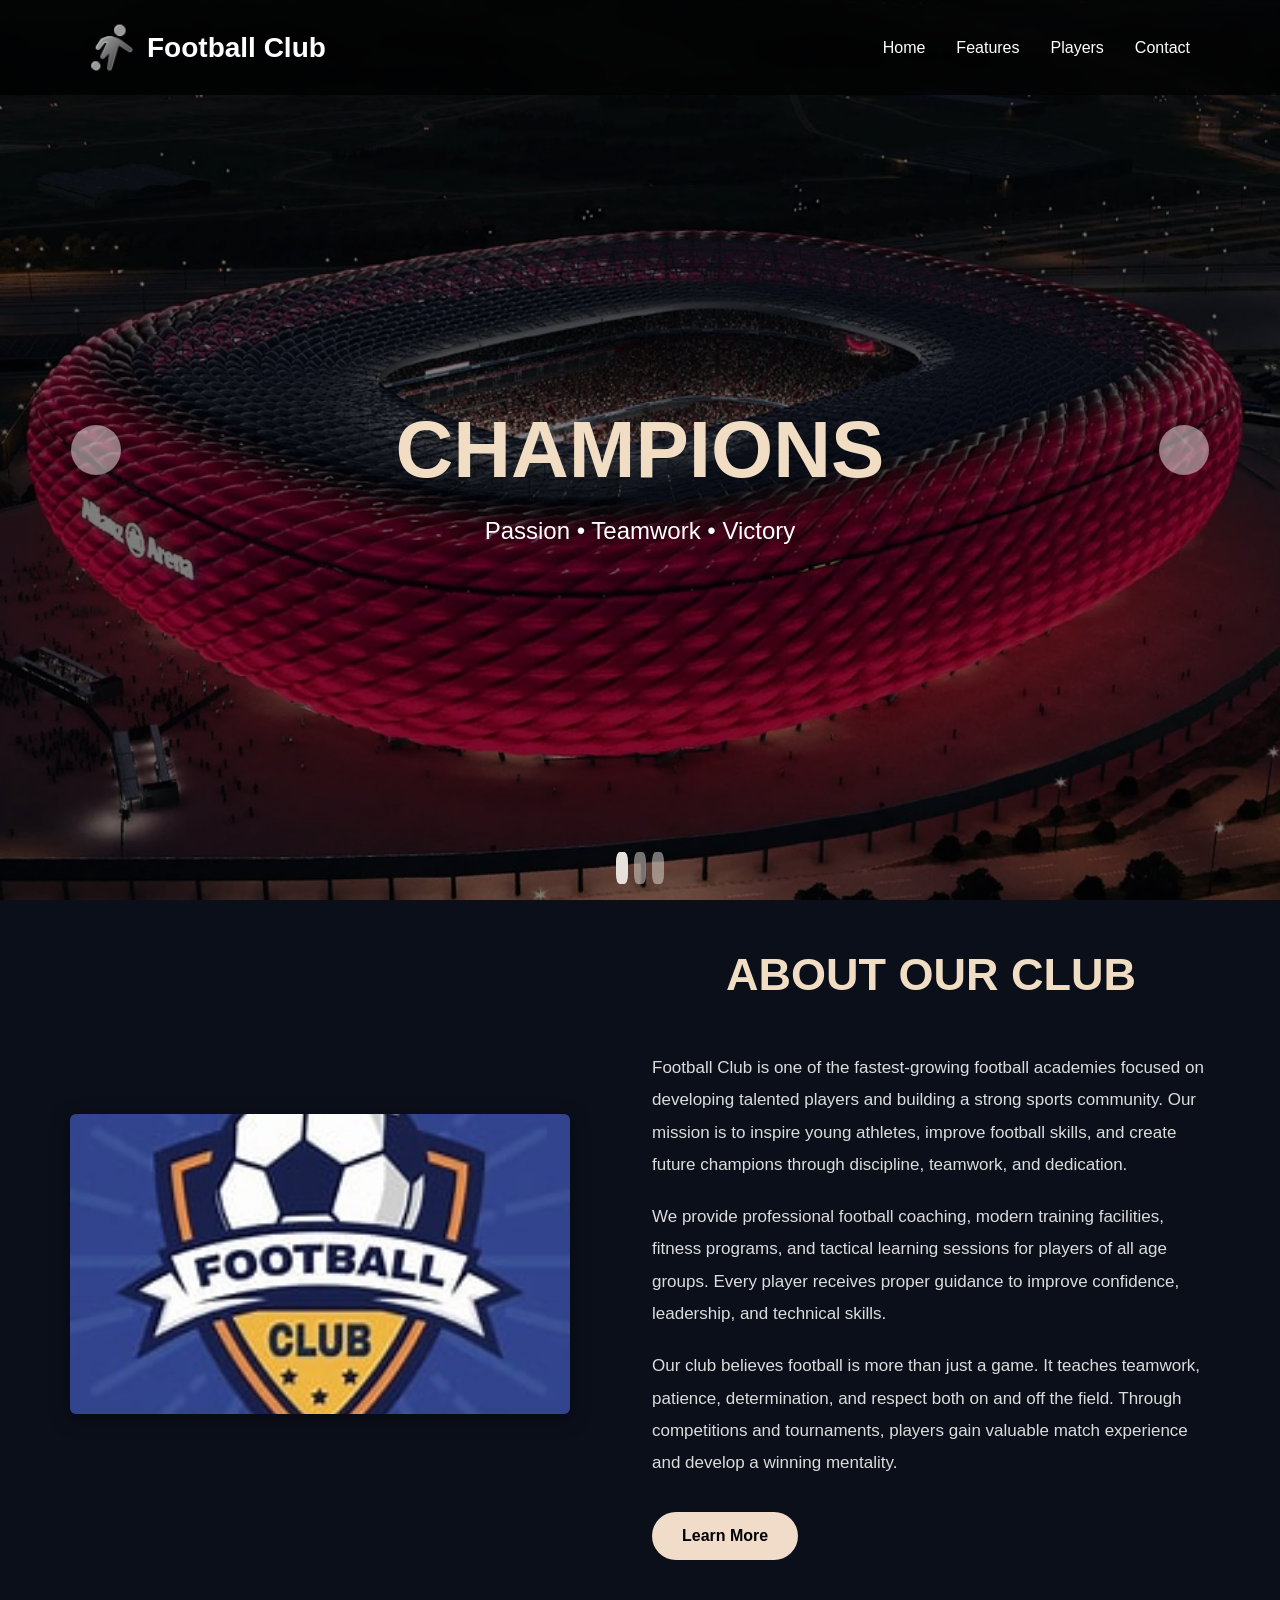
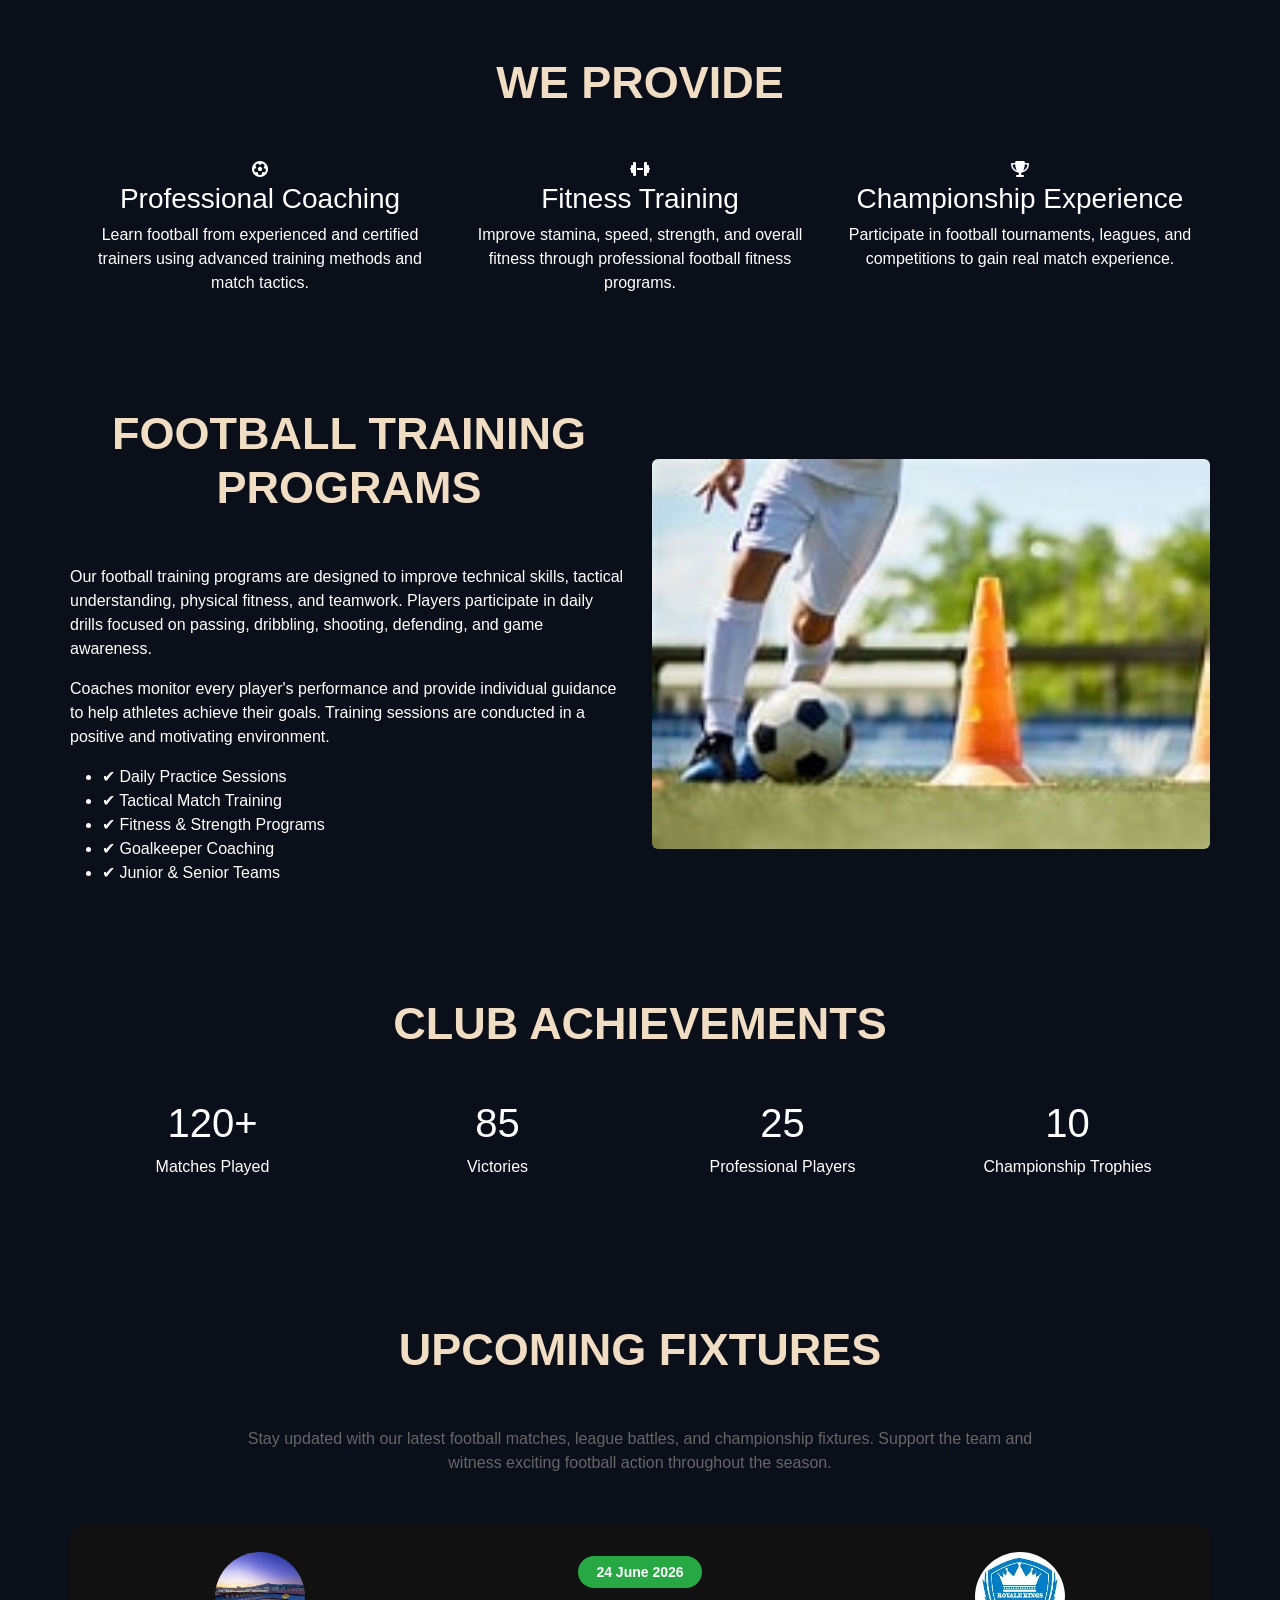
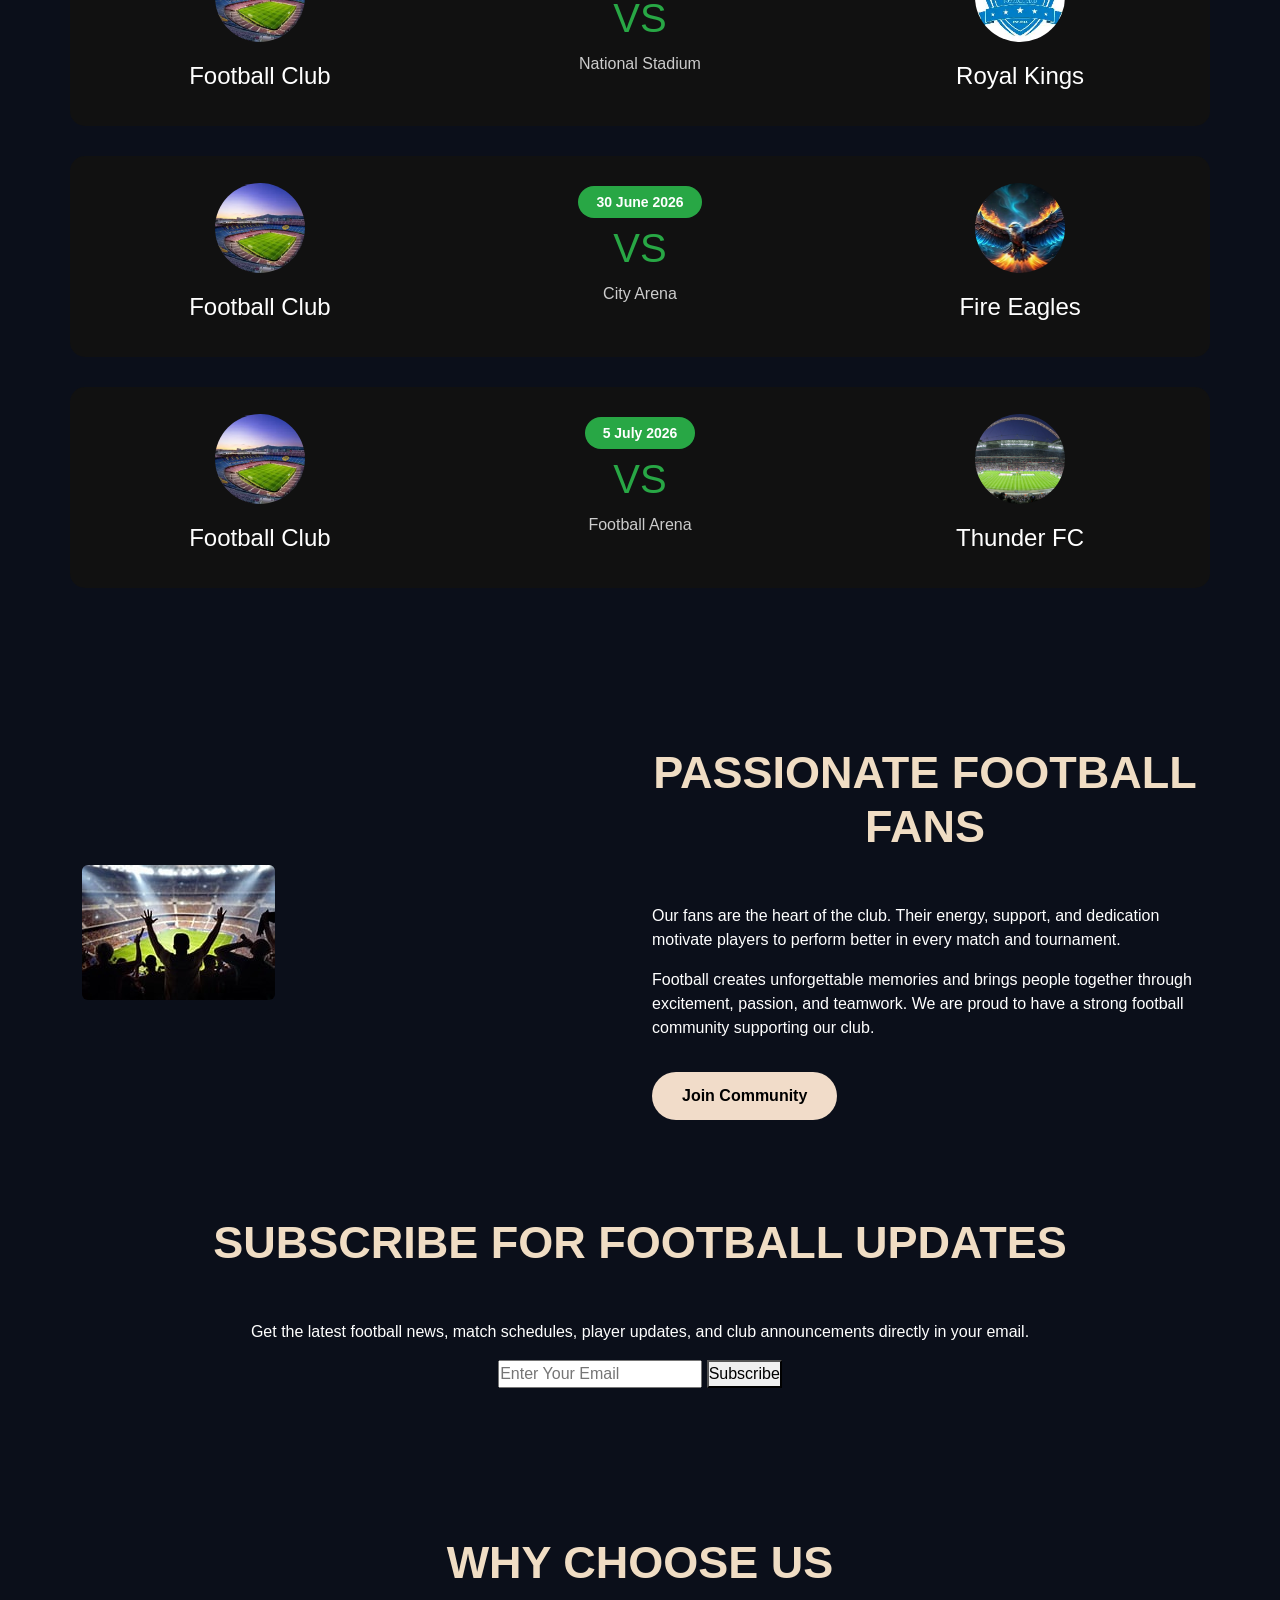
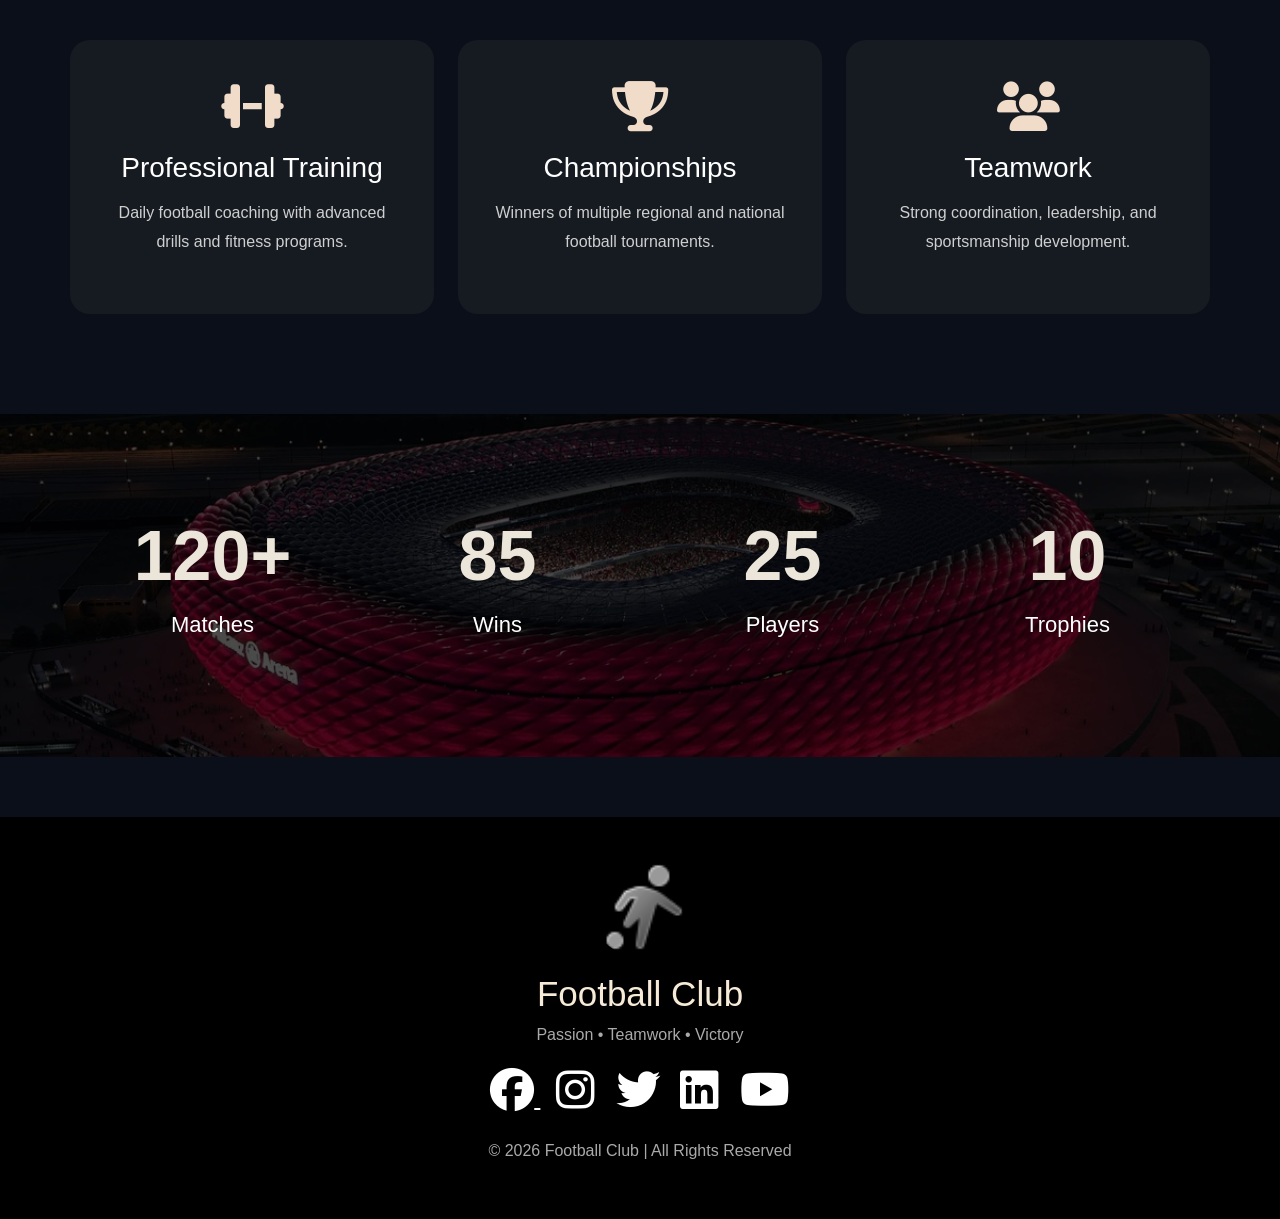
<file: index.html>
<!DOCTYPE html>
<html lang="en">
<head>
  <meta charset="UTF-8" />
  <meta name="viewport" content="width=device-width, initial-scale=1.0"/>
     <meta name="google-site-verification" content="VowigDd8lcy1WdEbYvS-y5oY3N7HguwPriy4-F8B3Jg" />
  <title>Football Club</title>
   <meta name="description" content="Official Football Club Website">

<meta name="keywords" content="football, club, players, sports">

<meta name="author" content="Pavish">
  <link rel="icon" href="football logo.jpg">
  <link href="https://cdn.jsdelivr.net/npm/bootstrap@5.3.3/dist/css/bootstrap.min.css" rel="stylesheet">
  <link rel="stylesheet" href="https://cdnjs.cloudflare.com/ajax/libs/font-awesome/6.5.1/css/all.min.css">
  <link rel="stylesheet" href="style.css">
  <!-- Google Analytics -->
  <script async src="https://www.googletagmanager.com/gtag/js?id=G-WGB0KV1BWC"></script>
  <script>
    window.dataLayer = window.dataLayer || [];
    function gtag(){dataLayer.push(arguments);}
    gtag('js', new Date());
    gtag('config', 'G-WGB0KV1BWC');
  </script>
</head>
<body>

<nav class="navbar navbar-expand-lg navbar-dark fixed-top">
  <div class="container">
    <a class="navbar-brand d-flex align-items-center" href="#">
      <img src="logo1.jpg" alt="Logo" class="logo">
      Football Club
    </a>

    <button
      class="navbar-toggler"
      type="button"
      data-bs-toggle="collapse"
      data-bs-target="#menu">
      <span class="navbar-toggler-icon"></span>
    </button>

    <div class="collapse navbar-collapse" id="menu">
      <ul class="navbar-nav ms-auto">
        <li class="nav-item">
          <a class="nav-link active" href="#">Home</a>
        </li>

        <li class="nav-item">
          <a class="nav-link" href="features.html">Features</a>
        </li>

        <li class="nav-item">
          <a class="nav-link" href="players.html">Players</a>
        </li>

        <li class="nav-item">
          <a class="nav-link" href="contact.html">Contact</a>
        </li>

      </ul>
    </div>

  </div>
</nav>

<div
  id="footballSlider"
  class="carousel slide"
  data-bs-ride="carousel"
  data-bs-interval="2800">

  <div class="carousel-indicators">
    <button type="button" data-bs-target="#footballSlider" data-bs-slide-to="0" class="active"></button>
    <button type="button" data-bs-target="#footballSlider" data-bs-slide-to="1"></button>
    <button type="button" data-bs-target="#footballSlider" data-bs-slide-to="2"></button>
  </div>

  <div class="carousel-inner">
    <div class="carousel-item active">
      <img src="stadium.jpg" class="d-block w-100 slider-img" alt="Football">
      <div class="carousel-caption">
        <h1>Champions</h1>
        <p>Passion • Teamwork • Victory</p>
      </div>
    </div>

    <div class="carousel-item">
      <img src="bfc.jpg" class="d-block w-100 slider-img" alt="Football">
      <div class="carousel-caption">
        <h1>Professional Football Training</h1>
        <p>Train Like Champions</p>
      </div>
    </div>

    <div class="carousel-item">
      <img src="wembley.jpg" class="d-block w-100 slider-img" alt="Football">
      <div class="carousel-caption">
        <h1>Strong Team Spirit</h1>
        <p>Play Together • Win Together</p>
      </div>
    </div>
  </div>

  <button class="carousel-control-prev" type="button" data-bs-target="#footballSlider" data-bs-slide="prev">
    <span class="carousel-control-prev-icon"></span>
  </button>

  <button class="carousel-control-next" type="button" data-bs-target="#footballSlider" data-bs-slide="next">
    <span class="carousel-control-next-icon"></span>
  </button>
</div>

<section class="about-section container py-5">
  <div class="row align-items-center">
    <div class="col-lg-6">
      <img src="abttm.jpg" class="img-fluid rounded about-img" alt="Football Team">
    </div>
    <div class="col-lg-6">
      <h2 class="section-title">About Our Club</h2>
      <p class="about-text">
        Football Club is one of the fastest-growing football academies
        focused on developing talented players and building a strong
        sports community. Our mission is to inspire young athletes,
        improve football skills, and create future champions through
        discipline, teamwork, and dedication.
      </p>

      <p class="about-text">
        We provide professional football coaching, modern training
        facilities, fitness programs, and tactical learning sessions
        for players of all age groups. Every player receives proper
        guidance to improve confidence, leadership, and technical skills.
      </p>

      <p class="about-text">
        Our club believes football is more than just a game. It teaches
        teamwork, patience, determination, and respect both on and off
        the field. Through competitions and tournaments, players gain
        valuable match experience and develop a winning mentality.
      </p>

      <button class="btn btn-success mt-3">
        Learn More
      </button>
    </div>
  </div>
</section>

<section class="choose-section py-5">
  <div class="container">
    <h2 class="section-title text-center mb-5">
      <center>We Provide</center>
    </h2>
    <div class="row g-4">
      <div class="col-md-4">
        <div class="choose-card text-center">
          <i class="fa-solid fa-futbol choose-icon"></i>
          <h3>Professional Coaching</h3>
          <p>
            Learn football from experienced and certified trainers
            using advanced training methods and match tactics.
          </p>
        </div>
      </div>

      <div class="col-md-4">
        <div class="choose-card text-center">
          <i class="fa-solid fa-dumbbell choose-icon"></i>
          <h3>Fitness Training</h3>
          <p>
            Improve stamina, speed, strength, and overall fitness
            through professional football fitness programs.
          </p>
        </div>
      </div>

      <div class="col-md-4">
        <div class="choose-card text-center">

          <i class="fa-solid fa-trophy choose-icon"></i>
          <h3>Championship Experience</h3>
          <p>
            Participate in football tournaments, leagues, and
            competitions to gain real match experience.
          </p>
        </div>
      </div>
    </div>
  </div>
</section>

<section class="training-section container py-5">
  <div class="row align-items-center">
    <div class="col-lg-6">
      <h2 class="section-title">
        Football Training Programs
      </h2>

      <p class="training-text">
        Our football training programs are designed to improve
        technical skills, tactical understanding, physical fitness,
        and teamwork. Players participate in daily drills focused
        on passing, dribbling, shooting, defending, and game awareness.
      </p>

      <p class="training-text">
        Coaches monitor every player's performance and provide
        individual guidance to help athletes achieve their goals.
        Training sessions are conducted in a positive and motivating
        environment.
      </p>

      <ul class="training-list">
        <li>✔ Daily Practice Sessions</li>
        <li>✔ Tactical Match Training</li>
        <li>✔ Fitness & Strength Programs</li>
        <li>✔ Goalkeeper Coaching</li>
        <li>✔ Junior & Senior Teams</li>
      </ul>

    </div>

    <div class="col-lg-6">
      <img src="training.jpg" class="img-fluid rounded training-img" alt="Training">
    </div>

  </div>

</section>

<section class="achievement-section py-5">

  <div class="container">

    <h2 class="section-title text-center mb-5">
      Club Achievements
    </h2>

    <div class="row text-center g-4">

      <div class="col-md-3">
        <div class="achievement-box">
          <h1>120+</h1>
          <p>Matches Played</p>
        </div>
      </div>

      <div class="col-md-3">
        <div class="achievement-box">
          <h1>85</h1>
          <p>Victories</p>
        </div>
      </div>

      <div class="col-md-3">
        <div class="achievement-box">
          <h1>25</h1>
          <p>Professional Players</p>
        </div>
      </div>

      <div class="col-md-3">
        <div class="achievement-box">
          <h1>10</h1>
          <p>Championship Trophies</p>
        </div>
      </div>
    </div>
  </div>
</section>

<section class="fixtures-section container">

  <h2 class="section-title">Upcoming Fixtures</h2>

  <p class="fixtures-text">
    Stay updated with our latest football matches, league battles,
    and championship fixtures. Support the team and witness exciting
    football action throughout the season.
  </p>

  <div class="fixture-card">
    <div class="fixture-team">
      <img src="bfc.jpg" alt="">
      <h3>Football Club</h3>
    </div>

    <div class="fixture-center">
      <span class="fixture-date">24 June 2026</span>
      <h2>VS</h2>
      <p>National Stadium</p>
    </div>
    <div class="fixture-team">
      <img src="roy.jpg" alt="">
      <h3>Royal Kings</h3>
    </div>
  </div>

  <div class="fixture-card">
    <div class="fixture-team">
      <img src="bfc.jpg" alt="">
      <h3>Football Club</h3>
    </div>

    <div class="fixture-center">
      <span class="fixture-date">30 June 2026</span>
      <h2>VS</h2>
      <p>City Arena</p>
    </div>
    <div class="fixture-team">
      <img src="fire.jpg" alt="">
      <h3>Fire Eagles</h3>
    </div>
  </div>

  <div class="fixture-card">
    <div class="fixture-team">
      <img src="bfc.jpg" alt="">
      <h3>Football Club</h3>
    </div>
    <div class="fixture-center">
      <span class="fixture-date">5 July 2026</span>
      <h2>VS</h2>
      <p>Football Arena</p>
    </div>
    <div class="fixture-team">
      <img src="wembley.jpg" alt="">
      <h3>Thunder FC</h3>
    </div>
  </div>
</section>

<section class="fans-section container py-5">
  <div class="row align-items-center">
    <div class="col-lg-6">
      <img src="fan.jpg" class="img-fluid rounded fans-img" alt="Fans">
    </div>
    <div class="col-lg-6">
      <h2 class="section-title">
        Passionate Football Fans
      </h2>
      <p>
        Our fans are the heart of the club. Their energy, support,
        and dedication motivate players to perform better in every
        match and tournament.
      </p>
      <p>
        Football creates unforgettable memories and brings people
        together through excitement, passion, and teamwork. We are
        proud to have a strong football community supporting our club.
      </p>
      <button class="btn btn-success mt-3">
        Join Community
      </button>
    </div>
  </div>
</section>

<section class="newsletter-section py-5">
  <div class="container text-center">
    <h2 class="section-title">
      Subscribe For Football Updates
    </h2>
    <p>
      Get the latest football news, match schedules,
      player updates, and club announcements directly in your email.
    </p>
    <form class="newsletter-form">
      <input
        type="email"
        placeholder="Enter Your Email"
        class="newsletter-input">
      <button type="submit" class="newsletter-btn">
        Subscribe
      </button>
    </form>
  </div>
</section>

<section class="section container" id="features">

  <h2 class="section-title">Why Choose Us</h2>

  <div class="row g-4">
    <div class="col-md-4">
      <div class="custom-card">
        <i class="fa-solid fa-dumbbell icon"></i>

        <h3>Professional Training</h3>
        <p>
          Daily football coaching with advanced drills and
          fitness programs.
        </p>
      </div>
    </div>

    <div class="col-md-4">
      <div class="custom-card">
        <i class="fa-solid fa-trophy icon"></i>
        <h3>Championships</h3>
        <p>
          Winners of multiple regional and national football tournaments.
        </p>
      </div>
    </div>

    <div class="col-md-4">
      <div class="custom-card">
        <i class="fa-solid fa-users icon"></i>
        <h3>Teamwork</h3>
        <p>
          Strong coordination, leadership, and sportsmanship development.
        </p>
      </div>
    </div>
  </div>
</section>

<section class="stats">
  <div class="container">
    <div class="row text-center">

      <div class="col-md-3">
        <h2>120+</h2>
        <p>Matches</p>
      </div>

      <div class="col-md-3">
        <h2>85</h2>
        <p>Wins</p>
      </div>

      <div class="col-md-3">
        <h2>25</h2>
        <p>Players</p>
      </div>

      <div class="col-md-3">
        <h2>10</h2>
        <p>Trophies</p>
      </div>
    </div>
  </div>
</section>

<footer class="footer">
  <img src="logo1.jpg" alt="Logo" class="footer-logo">
  <h3 class="mt-3">Football Club</h3>
  <p>Passion • Teamwork • Victory</p>

  
  <div class="social-icons mb-3">
    <a href="#" class="text-white mx-2">
      <i class="fab fa-facebook fa-2x"></i>  </a>
    <a href="#" class="text-white mx-2">
      <i class="fab fa-instagram fa-2x"></i></a>
    <a href="#" class="text-white mx-2">
      <i class="fab fa-twitter fa-2x"></i></a>
    <a href="#" class="text-white mx-2">
      <i class="fab fa-linkedin fa-2x"></i></a>
    <a href="#" class="text-white mx-2">
      <i class="fab fa-youtube fa-2x"></i></a>
  </div>
  <p class="mt-4">
    © 2026 Football Club | All Rights Reserved
  </p>
</footer>

<script src="https://cdn.jsdelivr.net/npm/bootstrap@5.3.3/dist/js/bootstrap.bundle.min.js"></script>
<script src="script.js"></script>

</body>
</html>
</file>
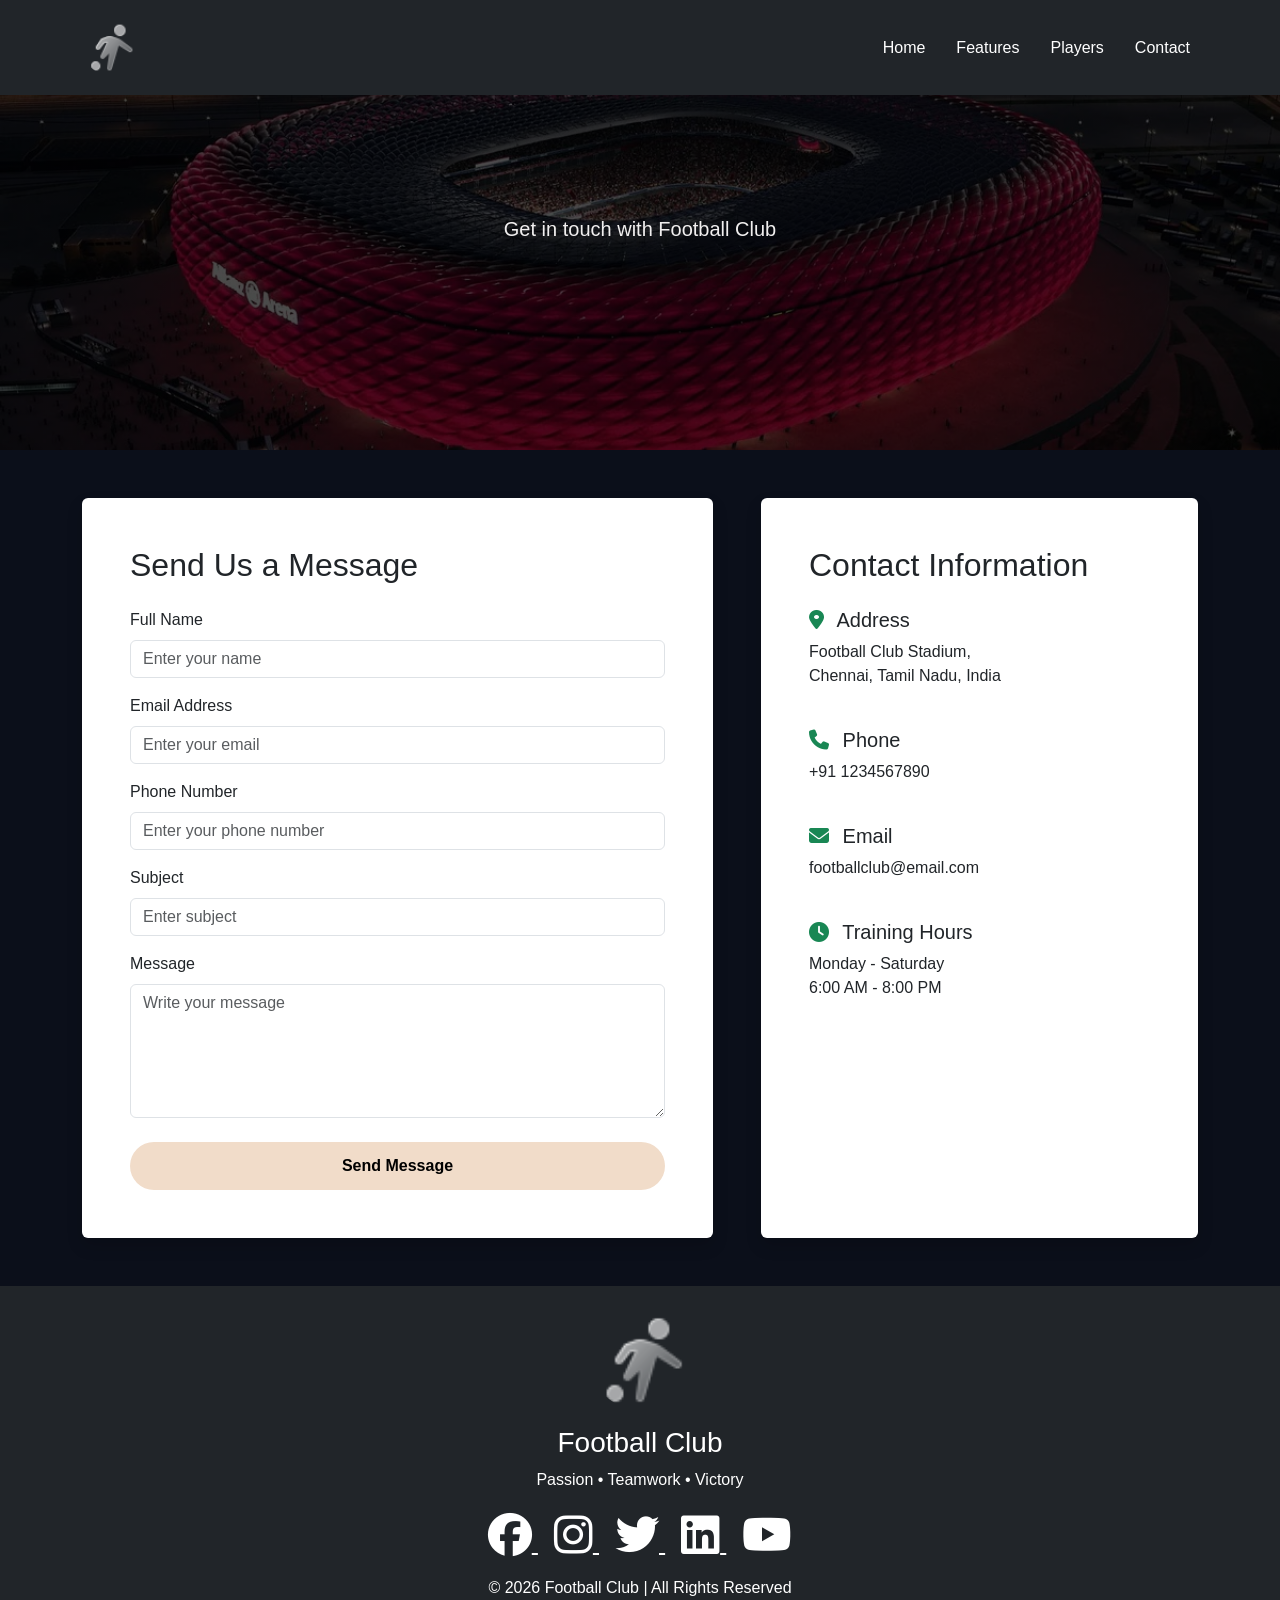
<file: contact.html>
<!DOCTYPE html>
<html lang="en">
<head>
  <meta charset="UTF-8">
  <meta name="viewport" content="width=device-width, initial-scale=1.0">
  <title> Football Club</title>
  <link rel="icon" href="logo1.jpg">
  <link
    href="https://cdn.jsdelivr.net/npm/bootstrap@5.3.3/dist/css/bootstrap.min.css"
    rel="stylesheet"
  >
  <link
    rel="stylesheet"
    href="https://cdnjs.cloudflare.com/ajax/libs/font-awesome/6.5.1/css/all.min.css"
  >
  <link rel="stylesheet" href="style.css">
</head>
<body>

<nav class="navbar navbar-expand-lg navbar-dark bg-dark fixed-top">
  <div class="container">
    <a class="navbar-brand d-flex align-items-center" href="index.html">
      <img src="logo1.jpg" alt="Logo" class="logo">
    </a>

    <button
      class="navbar-toggler"
      type="button"
      data-bs-toggle="collapse"
      data-bs-target="#menu"
    >
      <span class="navbar-toggler-icon"></span>
    </button>

    <div class="collapse navbar-collapse" id="menu">

      <ul class="navbar-nav ms-auto">

        <li class="nav-item">
          <a class="nav-link" href="index.html">Home</a>
        </li>

        <li class="nav-item">
          <a class="nav-link" href="features.html">Features</a>
        </li>

        <li class="nav-item">
          <a class="nav-link" href="players.html">Players</a>
        </li>
        <li class="nav-item">
          <a class="nav-link active" href="contact.html">Contact</a>
        </li>
      </ul>
    </div>
  </div>
</nav>

<section class="contact-hero d-flex align-items-center text-center text-white">

  <div class="container">

    <h1 class="display- fw-bold">
    </h1>
    <p class="lead mt-4">
      Get in touch with Football Club
    </p>
  </div>
</section>
<section class="container py-5">
  <div class="row g-5">
    <div class="col-lg-7">
      <div class="card shadow p-5 border-0">
        <h2 class="mb-4">
          Send Us a Message
        </h2>
        <form>
          <div class="mb-3">
            <label class="form-label">
              Full Name
            </label>
            <input
              type="text"
              class="form-control"
              placeholder="Enter your name"
              required
            >
          </div>
          <div class="mb-3">
            <label class="form-label">
              Email Address
            </label>
            <input
              type="email"
              class="form-control"
              placeholder="Enter your email"
              required
            >
          </div>
          <div class="mb-3">
            <label class="form-label">
              Phone Number
            </label>
            <input
              type="tel"
              class="form-control"
              placeholder="Enter your phone number"
            >
          </div>
          <div class="mb-3">
            <label class="form-label">
              Subject
            </label>
            <input
              type="text"
              class="form-control"
              placeholder="Enter subject"
            >
          </div>
          <div class="mb-4">
            <label class="form-label">
              Message
            </label>
            <textarea
              class="form-control"
              rows="5"
              placeholder="Write your message"
            ></textarea>
          </div>
          <button
            type="submit"
            class="btn btn-success w-100"
          >
            Send Message
          </button>
        </form>
      </div>
    </div>
    <div class="col-lg-5">
      <div class="card shadow p-5 border-0 h-100">
        <h2 class="mb-4">
          Contact Information
        </h2>
        <div class="mb-4">
          <h5>
            <i class="fas fa-map-marker-alt text-success me-2"></i>
            Address
          </h5>
          <p>
            Football Club Stadium,<br>
            Chennai, Tamil Nadu, India
          </p>
        </div>
        <div class="mb-4">
          <h5>
            <i class="fas fa-phone text-success me-2"></i>
            Phone
          </h5>
          <p>
            +91 1234567890
          </p>
        </div>
        <div class="mb-4">
          <h5>
            <i class="fas fa-envelope text-success me-2"></i>
            Email
          </h5>
          <p>
            footballclub@email.com
          </p>
        </div>
        <div class="mb-4">
          <h5>
            <i class="fas fa-clock text-success me-2"></i>
            Training Hours
          </h5>
          <p>
            Monday - Saturday<br>
            6:00 AM - 8:00 PM
          </p>
        </div>
      </div>
    </div>
  </div>
</section>
</section>
<footer class="bg-dark text-center text-white py-4">
  <img src="logo1.jpg" alt="Logo" class="footer-logo mb-3">
  <h3>
    Football Club 
  </h3>
  <p>
    Passion • Teamwork • Victory
  </p>
 <div class="social-icons mb-3">
    <a href="#" class="text-white mx-2">
      <i class="fab fa-facebook fa-2x"></i>
    </a>
    <a href="#" class="text-white mx-2">
      <i class="fab fa-instagram fa-2x"></i>
    </a>
    <a href="#" class="text-white mx-2">
      <i class="fab fa-twitter fa-2x"></i>
    </a>
    <a href="#" class="text-white mx-2">
      <i class="fab fa-linkedin fa-2x"></i>
    </a>
    <a href="#" class="text-white mx-2">
      <i class="fab fa-youtube fa-2x"></i>
    </a>
  </div>
  <p class="mb-0">
    © 2026 Football Club | All Rights Reserved
  </p>
</footer>
<script src="https://cdn.jsdelivr.net/npm/bootstrap@5.3.3/dist/js/bootstrap.bundle.min.js"></script>
<script src="script.js"></script>
</body>
</html>
</file>
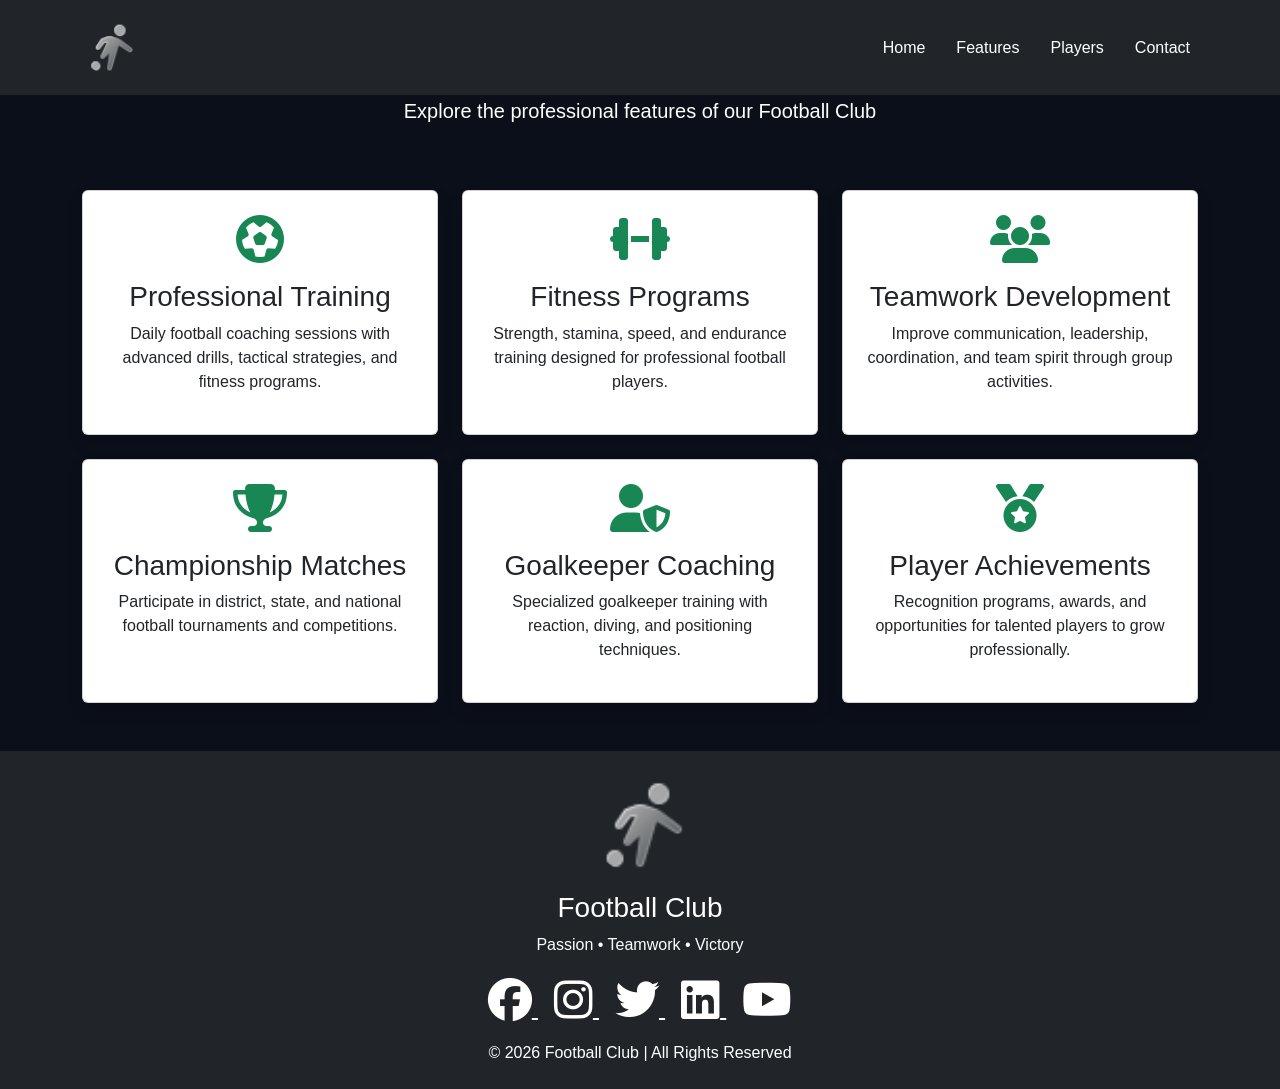
<file: features.html>
<!DOCTYPE html>
<html lang="en">
<head>
  <meta charset="UTF-8">
  <meta name="viewport" content="width=device-width, initial-scale=1.0">
  <title> Football Club</title>
  <link rel="icon" href="logo1.jpg">
  <link
    href="https://cdn.jsdelivr.net/npm/bootstrap@5.3.3/dist/css/bootstrap.min.css"
    rel="stylesheet"  >
  <link rel="stylesheet" href="style.css">
<link rel="stylesheet"
href="https://cdnjs.cloudflare.com/ajax/libs/font-awesome/6.5.1/css/all.min.css">
</head>
<body>
<nav class="navbar navbar-expand-lg navbar-dark bg-dark fixed-top">
<div class="container">
<a class="navbar-brand d-flex align-items-center" href="index.html">
<img src="logo1.jpg" alt="Logo" class="logo"></a><p></p>

    <button
      class="navbar-toggler"
      type="button"
      data-bs-toggle="collapse"
      data-bs-target="#menu"
    >
      <span class="navbar-toggler-icon"></span>
    </button>

    <div class="collapse navbar-collapse" id="menu">

      <ul class="navbar-nav ms-auto">
        <li class="nav-item">
          <a class="nav-link" href="index.html">Home</a>
        </li>
        <li class="nav-item">
          <a class="nav-link active" href="features.html">Features</a>
        </li>
        <li class="nav-item">
          <a class="nav-link" href="players.html">Players</a>
        </li>
        <li class="nav-item">
          <a class="nav-link" href="contact.html">Contact</a>
        </li>
      </ul>
    </div>
  </div>
</nav>

<section class="about-hero text-center text-white d-flex align-items-center">
  <div class="container">
    <h1 class="display- fw-bold">
      Club Features 
    </h1>
    <p class="lead mt-5">
      Explore the professional features of our Football Club
    </p>
  </div>
</section>

<section class="container py-5">
  <div class="row g-4">
    <div class="col-md-4">
      <div class="card h-100 shadow text-center p-4">
        <div class="mb-3">
          <i class="fas fa-futbol fa-3x text-success"></i>
        </div>
        <h3>Professional Training</h3>
        <p>
          Daily football coaching sessions with advanced drills,
          tactical strategies, and fitness programs.
        </p>
      </div>
    </div>

    <div class="col-md-4">
      <div class="card h-100 shadow text-center p-4">
        <div class="mb-3">
          <i class="fas fa-dumbbell fa-3x text-success"></i>
        </div>
        <h3>Fitness Programs</h3>
        <p>
          Strength, stamina, speed, and endurance training
          designed for professional football players.
        </p>
      </div>
    </div>

    <div class="col-md-4">
      <div class="card h-100 shadow text-center p-4">
        <div class="mb-3">
          <i class="fas fa-users fa-3x text-success"></i>
        </div>
        <h3>Teamwork Development</h3>
        <p>
          Improve communication, leadership, coordination,
          and team spirit through group activities.
        </p>
      </div>
    </div>

    <div class="col-md-4">
      <div class="card h-100 shadow text-center p-4">
        <div class="mb-3">
          <i class="fas fa-trophy fa-3x text-success"></i>
        </div>
        <h3>Championship Matches</h3>
        <p>
          Participate in district, state, and national
          football tournaments and competitions.
        </p>
      </div>
    </div>

  
    <div class="col-md-4">
      <div class="card h-100 shadow text-center p-4">
        <div class="mb-3">
          <i class="fas fa-user-shield fa-3x text-success"></i>
        </div>
        <h3>Goalkeeper Coaching</h3>
        <p>
          Specialized goalkeeper training with reaction,
          diving, and positioning techniques.
        </p>
      </div>
    </div>

    <div class="col-md-4">
      <div class="card h-100 shadow text-center p-4">
        <div class="mb-3">
          <i class="fas fa-medal fa-3x text-success"></i>
        </div>
        <h3>Player Achievements</h3>
        <p>
          Recognition programs, awards, and opportunities
          for talented players to grow professionally.
        </p>
      </div>
    </div>
    
  </div>
</section>

<footer class="bg-dark text-center text-white py-4">

  <img src="logo1.jpg" alt="Logo" class="footer-logo mb-3">
  <h3>
    Football Club 
  </h3>
  <p>
    Passion • Teamwork • Victory
  </p>

  <div class="social-icons mb-3">
    <a href="#" class="text-white mx-2">
      <i class="fab fa-facebook fa-2x"></i>
    </a>
    <a href="#" class="text-white mx-2">
      <i class="fab fa-instagram fa-2x"></i>
    </a>
    <a href="#" class="text-white mx-2">
      <i class="fab fa-twitter fa-2x"></i>
    </a>
<a href="#" class="text-white mx-2">
<i class="fab fa-linkedin fa-2x"></i>
</a>
<a href="#" class="text-white mx-2">
<i class="fab fa-youtube fa-2x"></i></a>
</div>

  <p class="mb-0">
    © 2026 Football Club | All Rights Reserved
  </p>

</footer>
<script src="https://cdn.jsdelivr.net/npm/bootstrap@5.3.3/dist/js/bootstrap.bundle.min.js"></script>
<script src="script.js"></script>
</body>
</html>
</file>
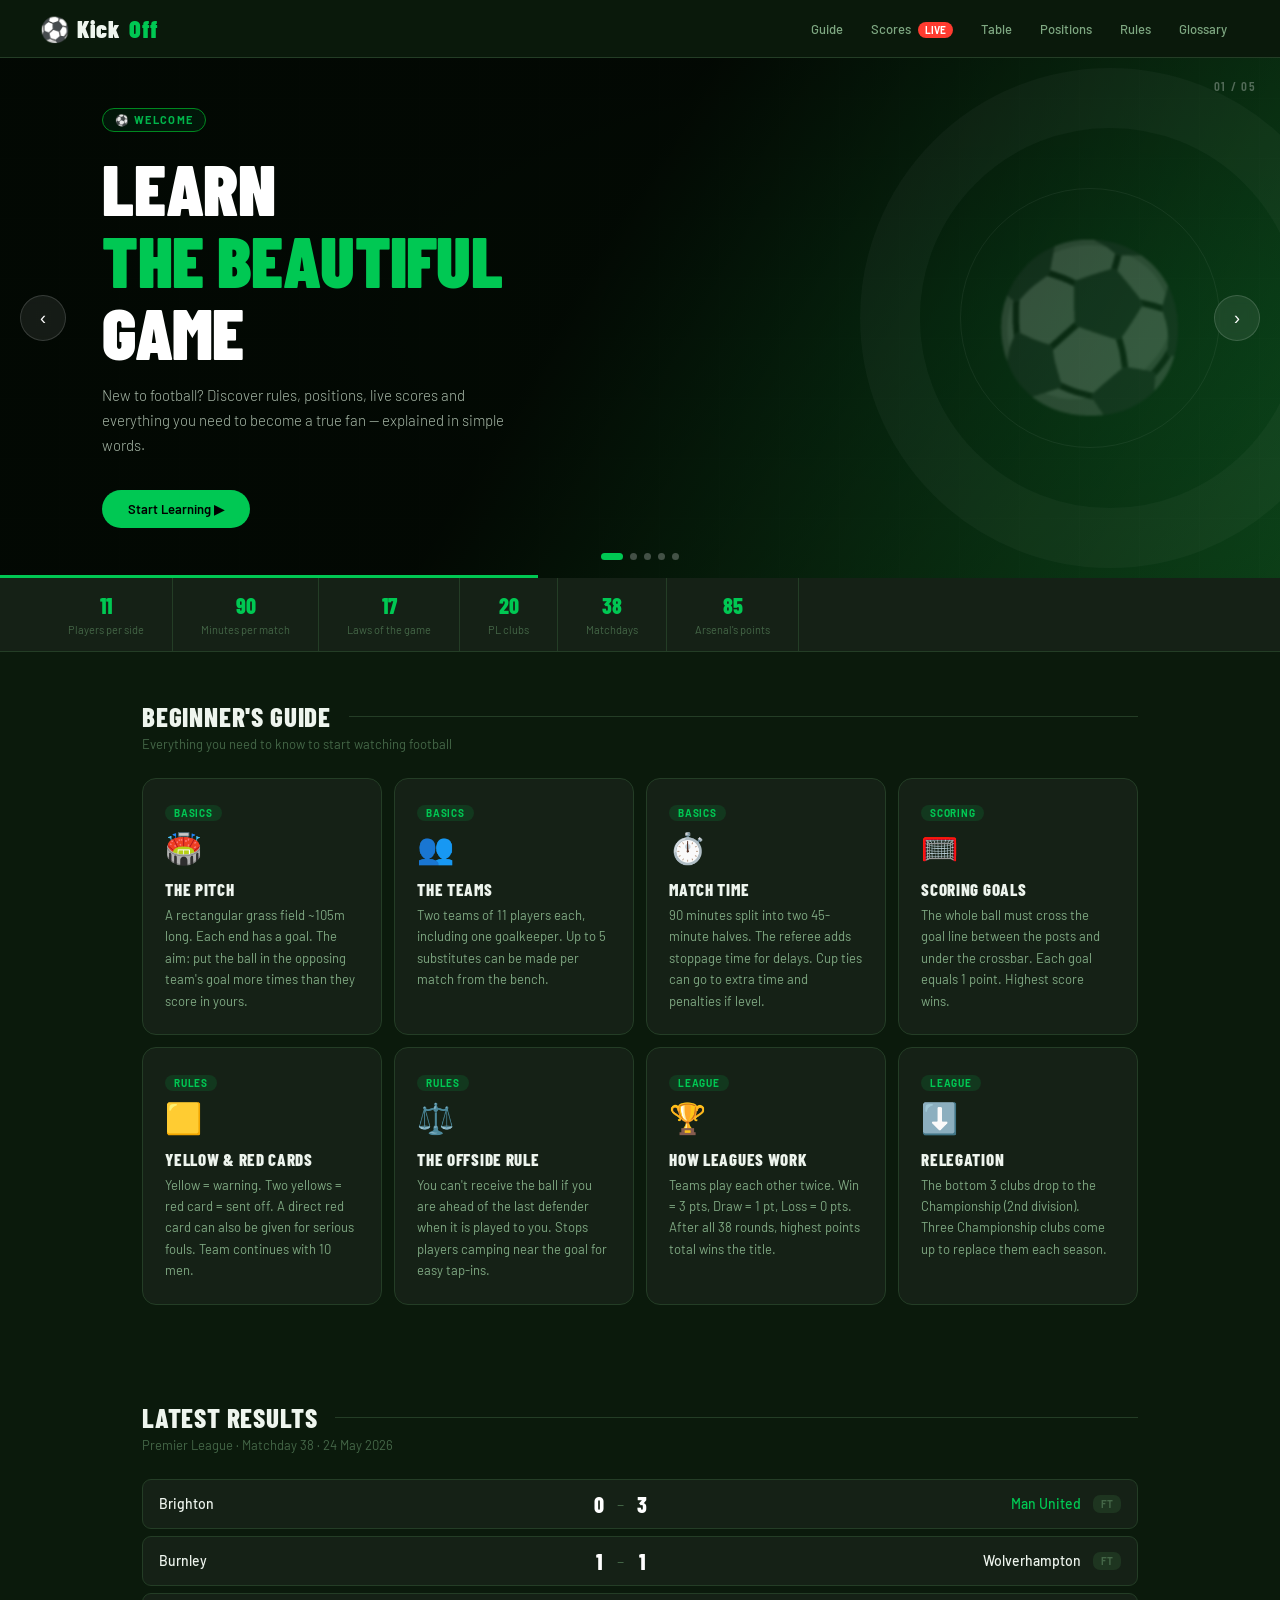
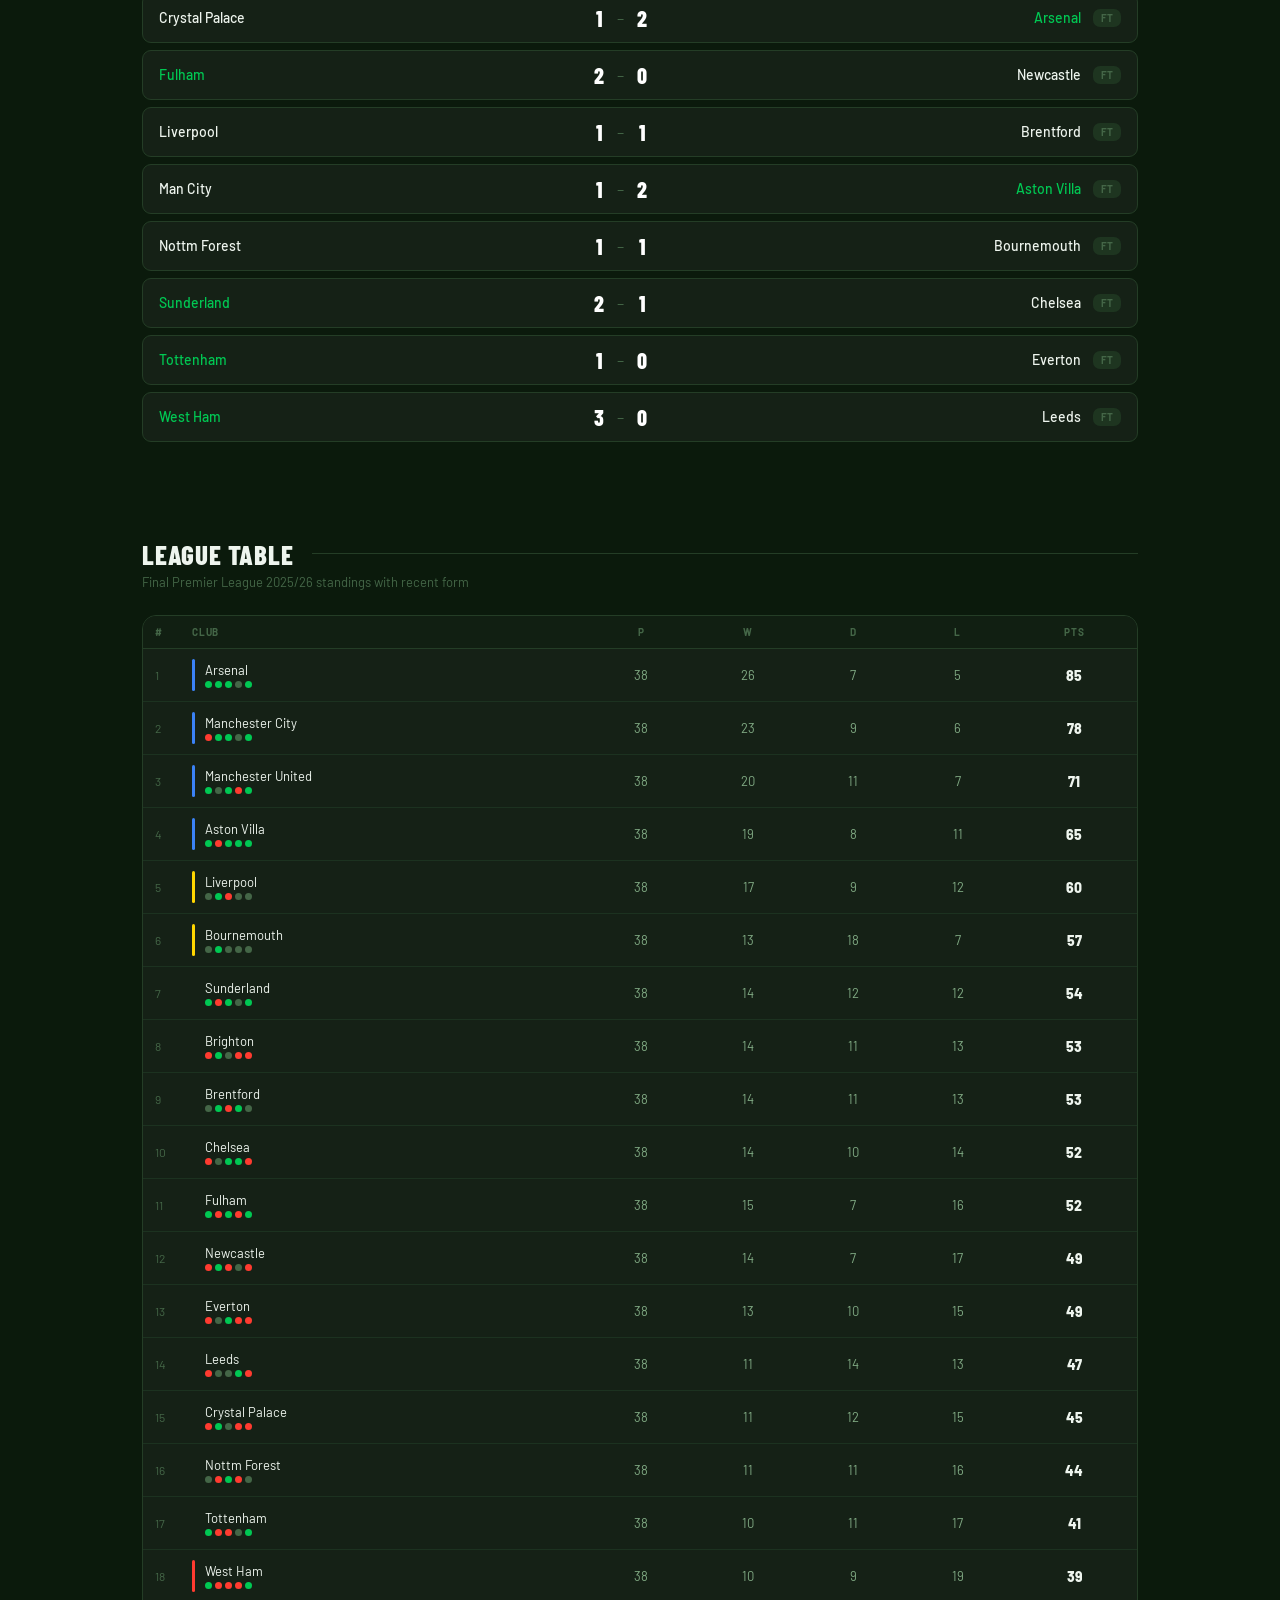
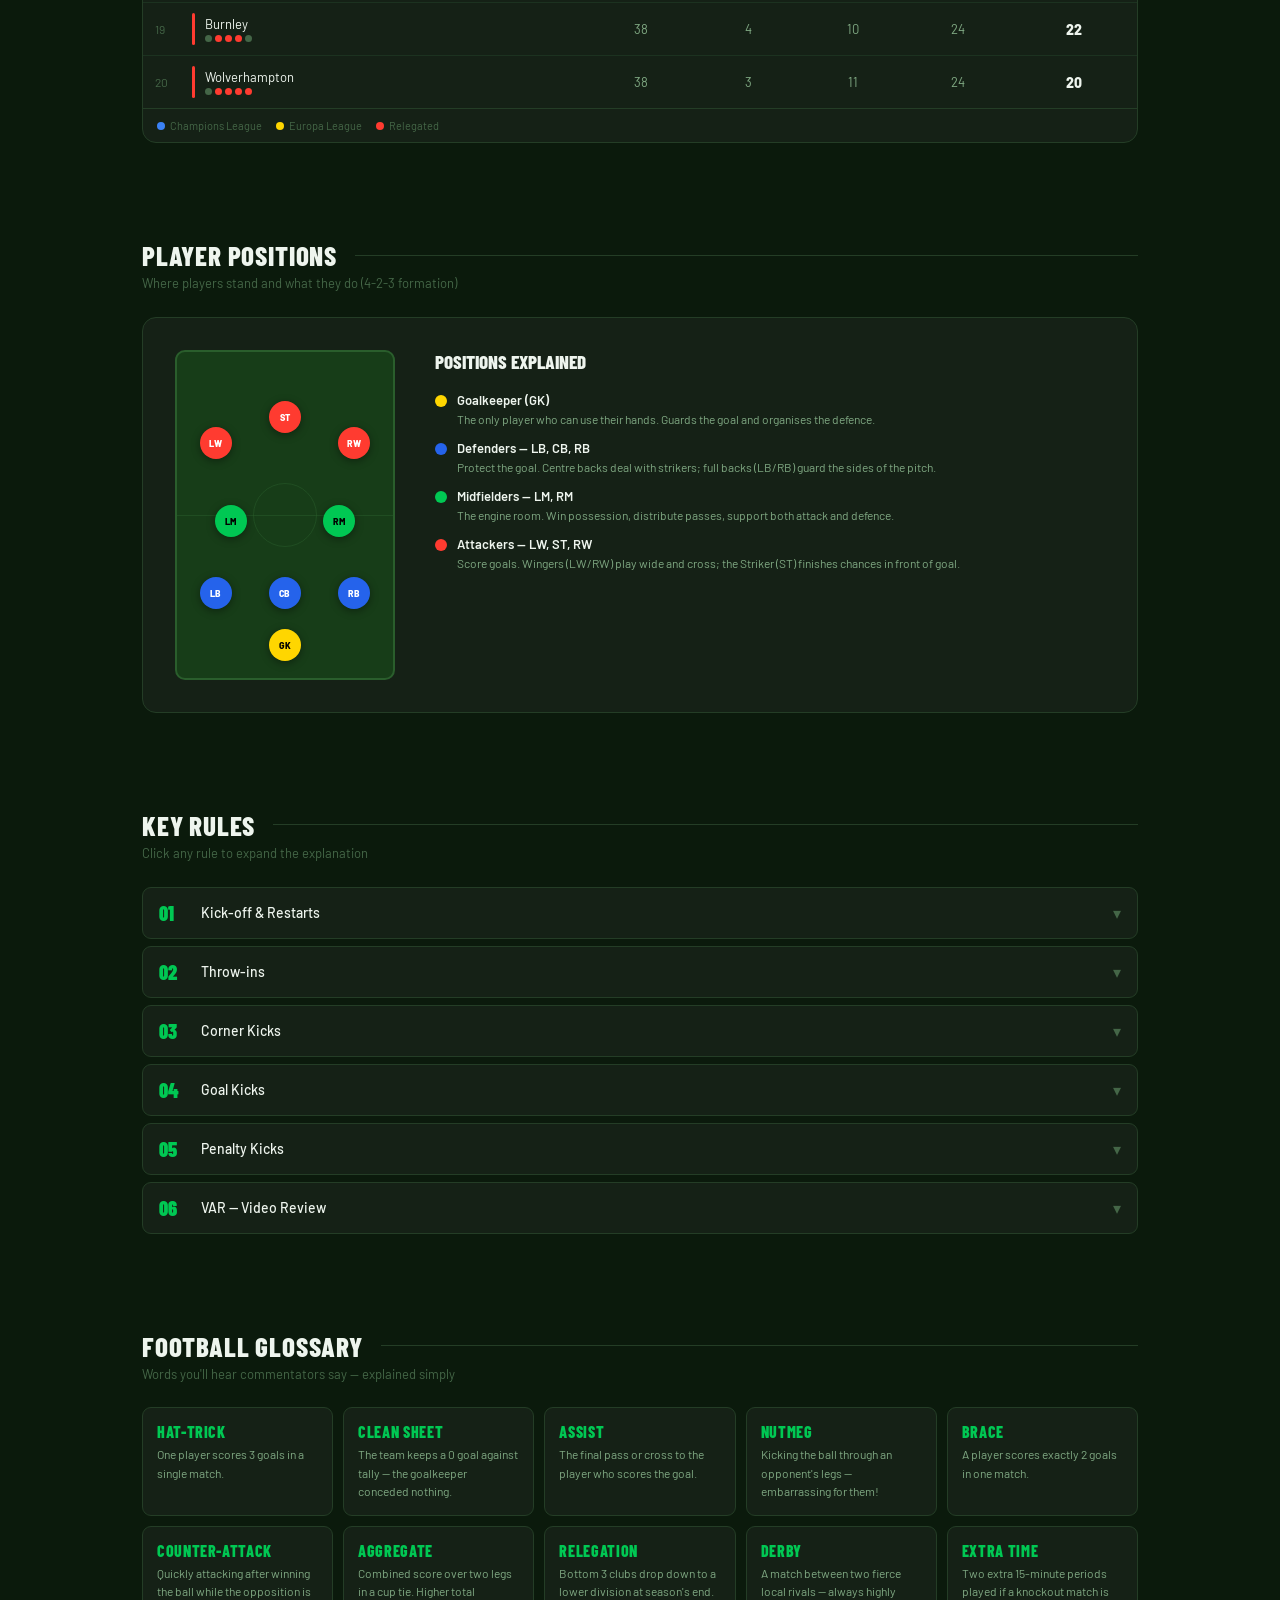
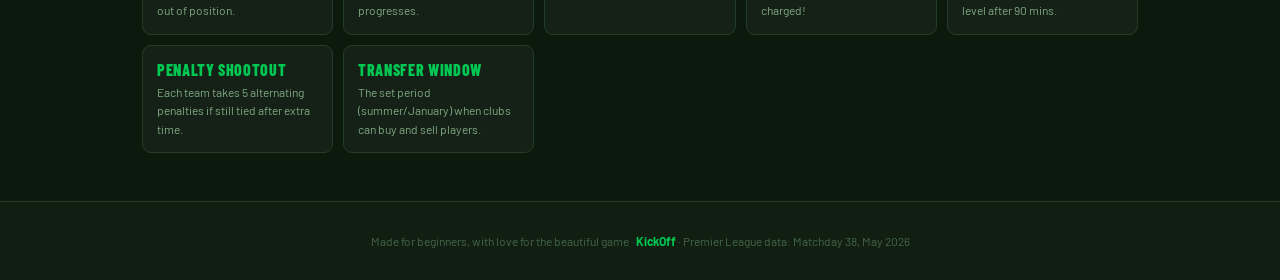
<file: football_website.html>
<!DOCTYPE html>
<html lang="en">
<head>
<meta charset="UTF-8">
<meta name="viewport" content="width=device-width, initial-scale=1.0">
<title>KickOff — Football for Beginners</title>
<link href="https://fonts.googleapis.com/css2?family=Barlow+Condensed:wght@400;600;700;800;900&family=Barlow:wght@300;400;500;600&display=swap" rel="stylesheet">
<style>
*, *::before, *::after { box-sizing: border-box; margin: 0; padding: 0; }

:root {
  --green: #00c853;
  --green-dark: #009624;
  --green-dim: #00c85322;
  --pitch: #0b1a0c;
  --pitch-mid: #111f12;
  --card-bg: #152116;
  --card-border: #243d26;
  --text-primary: #eef5ee;
  --text-secondary: #7fa882;
  --text-muted: #446647;
  --accent-yellow: #ffd600;
  --accent-red: #ff3b30;
  --accent-blue: #3b82f6;
  --radius: 14px;
  --radius-sm: 9px;
}

html { scroll-behavior: smooth; }
body {
  font-family: 'Barlow', sans-serif;
  background: var(--pitch);
  color: var(--text-primary);
  overflow-x: hidden;
}

/* ─── NAVBAR ─── */
nav {
  position: fixed; top: 0; left: 0; right: 0; z-index: 200;
  background: rgba(11,26,12,0.9);
  backdrop-filter: blur(14px);
  border-bottom: 1px solid var(--card-border);
  display: flex; align-items: center; justify-content: space-between;
  padding: 0 2.5rem; height: 58px;
}
.nav-logo {
  font-family: 'Barlow Condensed', sans-serif;
  font-size: 24px; font-weight: 900;
  color: var(--text-primary); text-decoration: none;
  display: flex; align-items: center; gap: 8px;
  letter-spacing: 0.04em;
}
.nav-logo em { color: var(--green); font-style: normal; }
.nav-links { display: flex; gap: 2px; }
.nav-links a {
  color: var(--text-secondary); text-decoration: none;
  font-size: 13px; font-weight: 500;
  padding: 6px 13px; border-radius: 20px;
  transition: all 0.2s;
}
.nav-links a:hover, .nav-links a.active {
  background: var(--green-dim); color: var(--green);
}
.nav-live {
  background: var(--accent-red); color: #fff;
  font-size: 10px; font-weight: 700;
  padding: 2px 7px; border-radius: 8px; margin-left: 4px;
  animation: blink 1.6s infinite;
}
@keyframes blink { 0%,100%{opacity:1} 50%{opacity:.5} }

/* ─── HERO SLIDER ─── */
.slider-section {
  margin-top: 58px;
  position: relative;
  width: 100%;
  height: 520px;
  overflow: hidden;
  background: #0b1a0c;
}

.slides-track {
  display: flex;
  height: 100%;
  transition: transform 0.7s cubic-bezier(0.77,0,0.175,1);
}

.slide {
  min-width: 100%;
  height: 100%;
  position: relative;
  display: flex;
  align-items: center;
  justify-content: flex-start;
  padding: 0 8%;
  overflow: hidden;
}

/* Slide backgrounds using CSS patterns + gradients */
.slide-1 {
  background:
    linear-gradient(120deg, rgba(0,0,0,0.82) 45%, rgba(0,200,83,0.10) 100%),
    radial-gradient(ellipse 80% 80% at 80% 50%, #00c85318 0%, transparent 70%),
    repeating-linear-gradient(0deg, transparent, transparent 59px, #ffffff05 60px),
    repeating-linear-gradient(90deg, transparent, transparent 59px, #ffffff04 60px),
    #0d2e10;
}
.slide-2 {
  background:
    linear-gradient(120deg, rgba(0,0,0,0.82) 45%, rgba(255,214,0,0.10) 100%),
    radial-gradient(ellipse 80% 80% at 80% 50%, #ffd60018 0%, transparent 70%),
    #1a1a00;
}
.slide-3 {
  background:
    linear-gradient(120deg, rgba(0,0,0,0.82) 45%, rgba(59,130,246,0.10) 100%),
    radial-gradient(ellipse 80% 80% at 80% 50%, #3b82f618 0%, transparent 70%),
    #00101a;
}
.slide-4 {
  background:
    linear-gradient(120deg, rgba(0,0,0,0.82) 45%, rgba(255,59,48,0.10) 100%),
    radial-gradient(ellipse 80% 80% at 80% 50%, #ff3b3018 0%, transparent 70%),
    #1a0500;
}
.slide-5 {
  background:
    linear-gradient(120deg, rgba(0,0,0,0.82) 45%, rgba(0,200,83,0.12) 100%),
    radial-gradient(ellipse 80% 80% at 80% 50%, #00c85320 0%, transparent 70%),
    #091a10;
}

/* Large decorative circle on right of each slide */
.slide::before {
  content: '';
  position: absolute;
  right: -80px; top: 50%;
  transform: translateY(-50%);
  width: 500px; height: 500px;
  border-radius: 50%;
  border: 60px solid rgba(255,255,255,0.03);
  pointer-events: none;
}
.slide::after {
  content: '';
  position: absolute;
  right: 60px; top: 50%;
  transform: translateY(-50%);
  width: 260px; height: 260px;
  border-radius: 50%;
  border: 1px solid rgba(255,255,255,0.06);
  pointer-events: none;
}

.slide-content { position: relative; z-index: 2; max-width: 560px; }

.slide-tag {
  display: inline-block;
  font-size: 11px; font-weight: 700;
  letter-spacing: 0.12em; text-transform: uppercase;
  padding: 4px 12px; border-radius: 16px;
  margin-bottom: 1.2rem;
  border: 1px solid currentColor;
  opacity: 0.9;
}
.tag-green { color: var(--green); border-color: var(--green-dark); background: #00c85315; }
.tag-yellow { color: var(--accent-yellow); border-color: #b39700; background: #ffd60015; }
.tag-blue { color: #60a5fa; border-color: #1d4ed8; background: #3b82f615; }
.tag-red { color: #f87171; border-color: #991b1b; background: #ff3b3015; }

.slide-content h2 {
  font-family: 'Barlow Condensed', sans-serif;
  font-size: clamp(40px, 6vw, 72px);
  font-weight: 900;
  line-height: 1;
  text-transform: uppercase;
  letter-spacing: -0.01em;
  margin-bottom: 1rem;
  color: #fff;
}
.slide-content h2 span { display: block; }
.slide-hl-green { color: var(--green); }
.slide-hl-yellow { color: var(--accent-yellow); }
.slide-hl-blue { color: #60a5fa; }
.slide-hl-red { color: #f87171; }

.slide-content p {
  font-size: 15px; font-weight: 300;
  color: rgba(220,240,220,0.75);
  line-height: 1.65; margin-bottom: 2rem;
  max-width: 420px;
}
.slide-btn {
  display: inline-flex; align-items: center; gap: 8px;
  padding: 11px 26px; border-radius: 30px;
  font-size: 13px; font-weight: 600;
  text-decoration: none; transition: all 0.2s;
  font-family: 'Barlow', sans-serif;
  cursor: pointer; border: none;
}
.btn-green { background: var(--green); color: #000; }
.btn-green:hover { background: #00e65f; transform: translateY(-2px); }
.btn-yellow { background: var(--accent-yellow); color: #000; }
.btn-yellow:hover { background: #ffe033; transform: translateY(-2px); }
.btn-blue { background: #3b82f6; color: #fff; }
.btn-blue:hover { background: #60a5fa; transform: translateY(-2px); }
.btn-red { background: var(--accent-red); color: #fff; }
.btn-red:hover { background: #ff6158; transform: translateY(-2px); }

/* Big emoji art on right side of slide */
.slide-art {
  position: absolute;
  right: 7%;
  top: 50%;
  transform: translateY(-50%);
  font-size: 160px;
  opacity: 0.18;
  pointer-events: none;
  z-index: 1;
  line-height: 1;
  filter: blur(1px);
}

/* Slider controls */
.slider-arrow {
  position: absolute; top: 50%; z-index: 10;
  transform: translateY(-50%);
  width: 46px; height: 46px; border-radius: 50%;
  background: rgba(255,255,255,0.08);
  border: 1px solid rgba(255,255,255,0.15);
  color: #fff; font-size: 18px;
  display: flex; align-items: center; justify-content: center;
  cursor: pointer; transition: all 0.2s;
  backdrop-filter: blur(6px);
}
.slider-arrow:hover { background: rgba(0,200,83,0.25); border-color: var(--green); }
.arrow-left { left: 20px; }
.arrow-right { right: 20px; }

.slider-dots {
  position: absolute; bottom: 18px; left: 50%;
  transform: translateX(-50%);
  display: flex; gap: 7px; z-index: 10;
}
.dot {
  width: 7px; height: 7px; border-radius: 50%;
  background: rgba(255,255,255,0.25);
  cursor: pointer; transition: all 0.3s;
  border: none;
}
.dot.active { background: var(--green); width: 22px; border-radius: 4px; }

.slider-progress {
  position: absolute; bottom: 0; left: 0;
  height: 3px; background: var(--green);
  transition: width 0.1s linear;
  z-index: 10;
}

/* slide number */
.slide-counter {
  position: absolute; top: 20px; right: 24px;
  font-family: 'Barlow Condensed', sans-serif;
  font-size: 13px; font-weight: 600;
  color: rgba(255,255,255,0.3); z-index: 10;
  letter-spacing: 0.1em;
}

/* ─── STATS BAR ─── */
.stats-bar {
  background: var(--card-bg);
  border-bottom: 1px solid var(--card-border);
  padding: 0 2.5rem;
  display: flex; gap: 0; overflow-x: auto;
}
.stat-item {
  padding: 14px 28px;
  border-right: 1px solid var(--card-border);
  text-align: center; white-space: nowrap; flex-shrink: 0;
}
.stat-num {
  font-family: 'Barlow Condensed', sans-serif;
  font-size: 22px; font-weight: 800;
  color: var(--green); display: block;
}
.stat-label { font-size: 11px; color: var(--text-muted); }

/* ─── SECTION LAYOUT ─── */
.page-wrap { max-width: 1060px; margin: 0 auto; padding: 3rem 2rem; }
.section-header { margin-bottom: 1.6rem; }
.section-title {
  font-family: 'Barlow Condensed', sans-serif;
  font-size: 27px; font-weight: 800;
  text-transform: uppercase; letter-spacing: 0.03em;
  display: flex; align-items: center; gap: 10px;
}
.section-title::after {
  content: '';
  flex: 1; height: 1px;
  background: var(--card-border);
  margin-left: 8px;
}
.section-sub { font-size: 13px; color: var(--text-muted); margin-top: 4px; }

/* ─── GUIDE CARDS ─── */
.guide-grid {
  display: grid;
  grid-template-columns: repeat(auto-fit, minmax(230px, 1fr));
  gap: 12px;
}
.guide-card {
  background: var(--card-bg);
  border: 1px solid var(--card-border);
  border-radius: var(--radius);
  padding: 1.4rem;
  transition: all 0.22s; cursor: default;
}
.guide-card:hover { border-color: var(--green-dark); transform: translateY(-3px); }
.guide-icon { font-size: 30px; margin-bottom: 0.8rem; display: block; }
.guide-badge {
  display: inline-block;
  background: var(--green-dim); color: var(--green);
  font-size: 10px; font-weight: 700; text-transform: uppercase;
  letter-spacing: 0.07em; padding: 2px 9px; border-radius: 8px; margin-bottom: 8px;
}
.guide-card h3 {
  font-family: 'Barlow Condensed', sans-serif;
  font-size: 17px; font-weight: 800;
  text-transform: uppercase; letter-spacing: 0.04em;
  margin-bottom: 6px;
}
.guide-card p { font-size: 13px; line-height: 1.65; color: var(--text-secondary); }

/* ─── SCORES ─── */
.scores-list { display: flex; flex-direction: column; gap: 7px; }
.match {
  background: var(--card-bg);
  border: 1px solid var(--card-border);
  border-radius: var(--radius-sm);
  padding: 11px 16px;
  display: grid;
  grid-template-columns: 1fr auto 1fr auto;
  align-items: center; gap: 12px;
  transition: border-color 0.15s;
}
.match:hover { border-color: #3a6a3c; }
.match-team { font-size: 14px; font-weight: 500; }
.match-team.away { text-align: right; }
.match-score { display: flex; align-items: center; gap: 8px; flex-shrink: 0; }
.score-n {
  font-family: 'Barlow Condensed', sans-serif;
  font-size: 22px; font-weight: 800;
  color: #fff; width: 20px; text-align: center;
}
.score-dash { color: var(--text-muted); }
.status-ft {
  font-size: 10px; font-weight: 700; text-transform: uppercase;
  padding: 3px 8px; border-radius: 7px;
  background: #1e3520; color: var(--text-muted);
  flex-shrink: 0;
}
.winner { color: var(--green); }

/* ─── STANDINGS ─── */
.table-wrap {
  background: var(--card-bg);
  border: 1px solid var(--card-border);
  border-radius: var(--radius); overflow: hidden;
}
table { width: 100%; border-collapse: collapse; font-size: 13px; }
thead th {
  padding: 10px 12px;
  text-align: left;
  font-size: 10px; font-weight: 700;
  text-transform: uppercase; letter-spacing: 0.08em;
  color: var(--text-muted);
  border-bottom: 1px solid var(--card-border);
  background: #111f12;
}
thead th.c { text-align: center; }
tbody tr { transition: background 0.15s; }
tbody tr:hover { background: #1e3620; }
tbody tr:not(:last-child) td { border-bottom: 1px solid #1c3220; }
td { padding: 10px 12px; }
td.c { text-align: center; color: var(--text-secondary); }
td.pts { text-align: center; font-weight: 800; font-size: 14px; }
.rank-n { color: var(--text-muted); font-size: 12px; }
.team-cell { display: flex; align-items: center; gap: 10px; }
.zone-bar { width: 3px; height: 32px; border-radius: 2px; flex-shrink: 0; }
.zb-cl { background: var(--accent-blue); }
.zb-el { background: var(--accent-yellow); }
.zb-rel { background: var(--accent-red); }
.zb-none { background: transparent; }
.form-row { display: flex; gap: 3px; margin-top: 3px; }
.fr { width: 7px; height: 7px; border-radius: 50%; }
.fr-w { background: var(--green); }
.fr-d { background: var(--text-muted); }
.fr-l { background: var(--accent-red); }
.table-legend {
  display: flex; gap: 14px; flex-wrap: wrap;
  padding: 10px 14px; border-top: 1px solid var(--card-border);
  font-size: 11px; color: var(--text-muted);
}
.tl { display: flex; align-items: center; gap: 5px; }
.tl-d { width: 8px; height: 8px; border-radius: 50%; }

/* ─── POSITIONS ─── */
.pos-section {
  background: var(--card-bg);
  border: 1px solid var(--card-border);
  border-radius: var(--radius);
  padding: 2rem;
  display: grid; grid-template-columns: 220px 1fr;
  gap: 2.5rem; align-items: start;
}
.pitch-wrap {
  background: #173d18;
  border: 2px solid #2a5e2c;
  border-radius: 10px;
  aspect-ratio: 2/3;
  position: relative; overflow: hidden;
}
.pitch-wrap::before {
  content:''; position:absolute;
  top:50%; left:0; right:0; height:1px;
  background:#2a5e2c80;
}
.pitch-wrap::after {
  content:''; position:absolute;
  top:50%; left:50%;
  transform: translate(-50%,-50%);
  width:64px; height:64px;
  border:1px solid #2a5e2c80;
  border-radius:50%;
}
.pdot {
  position:absolute;
  width:32px; height:32px; border-radius:50%;
  display:flex; align-items:center; justify-content:center;
  font-size:9px; font-weight:800; text-transform:uppercase;
  transform:translate(-50%,-50%);
  cursor:pointer; transition:transform 0.15s;
  letter-spacing:0.02em; box-shadow: 0 2px 8px #0006;
}
.pdot:hover { transform:translate(-50%,-50%) scale(1.25); }
.gk { background:var(--accent-yellow); color:#000; top:90%; left:50%; }
.lb { background:#2563eb; color:#fff; top:74%; left:18%; }
.cb { background:#2563eb; color:#fff; top:74%; left:50%; }
.rb { background:#2563eb; color:#fff; top:74%; left:82%; }
.lm { background:var(--green); color:#000; top:52%; left:25%; }
.rm { background:var(--green); color:#000; top:52%; left:75%; }
.lw { background:var(--accent-red); color:#fff; top:28%; left:18%; }
.st { background:var(--accent-red); color:#fff; top:20%; left:50%; }
.rw { background:var(--accent-red); color:#fff; top:28%; left:82%; }
.pos-detail h3 {
  font-family:'Barlow Condensed',sans-serif;
  font-size:19px; font-weight:800;
  text-transform:uppercase; margin-bottom:1.2rem;
}
.pos-rows { display:flex; flex-direction:column; gap:12px; }
.pos-row { display:flex; align-items:flex-start; gap:10px; }
.pr-dot { width:12px; height:12px; border-radius:50%; flex-shrink:0; margin-top:3px; }
.pr-t { font-size:13px; font-weight:600; margin-bottom:2px; }
.pr-d { font-size:12px; color:var(--text-secondary); line-height:1.5; }

/* ─── RULES ─── */
.rules-list { display:flex; flex-direction:column; gap:7px; }
.rule {
  background:var(--card-bg);
  border:1px solid var(--card-border);
  border-radius:var(--radius-sm); overflow:hidden;
}
.rule-head {
  display:flex; align-items:center; gap:12px;
  padding:13px 16px; cursor:pointer; transition:background 0.15s;
  user-select:none;
}
.rule-head:hover { background:#1e3620; }
.rn {
  font-family:'Barlow Condensed',sans-serif;
  font-size:20px; font-weight:900;
  color:var(--green); width:30px; flex-shrink:0;
}
.rt { font-size:14px; font-weight:500; flex:1; }
.rarr { color:var(--text-muted); transition:transform 0.2s; }
.rule.open .rarr { transform:rotate(180deg); }
.rule-body { max-height:0; overflow:hidden; transition:max-height 0.3s ease; }
.rule.open .rule-body { max-height:200px; }
.rbd { padding:0 16px 14px 58px; font-size:13px; color:var(--text-secondary); line-height:1.7; }

/* ─── GLOSSARY ─── */
.gloss-grid {
  display:grid;
  grid-template-columns:repeat(auto-fit,minmax(190px,1fr));
  gap:10px;
}
.gc {
  background:var(--card-bg);
  border:1px solid var(--card-border);
  border-radius:var(--radius-sm);
  padding:14px;
  transition:border-color 0.15s;
}
.gc:hover { border-color:var(--green-dark); }
.gt {
  font-family:'Barlow Condensed',sans-serif;
  font-size:16px; font-weight:800;
  color:var(--green); text-transform:uppercase;
  letter-spacing:0.04em; margin-bottom:4px;
}
.gd { font-size:12px; color:var(--text-secondary); line-height:1.55; }

/* ─── FOOTER ─── */
footer {
  background:var(--pitch-mid);
  border-top:1px solid var(--card-border);
  padding:2rem; text-align:center;
  color:var(--text-muted); font-size:12px;
}
footer strong { color:var(--green); }

/* ─── ANIMATIONS ─── */
@keyframes fadeUp {
  from { opacity:0; transform:translateY(18px); }
  to   { opacity:1; transform:translateY(0); }
}

/* ─── RESPONSIVE ─── */
@media(max-width:640px){
  nav { padding:0 1rem; }
  .nav-links { display:none; }
  .slider-section { height:380px; }
  .slide-content h2 { font-size:36px; }
  .slide-art { font-size:90px; opacity:0.12; }
  .stats-bar { padding:0 1rem; }
  .page-wrap { padding:2rem 1rem; }
  .pos-section { grid-template-columns:1fr; }
  .match { grid-template-columns:1fr auto 1fr; }
  .status-ft { display:none; }
}
</style>
</head>
<body>

<!-- NAVBAR -->
<nav>
  <a href="#" class="nav-logo">⚽ Kick<em>Off</em></a>
  <div class="nav-links">
    <a href="#guide" class="active">Guide</a>
    <a href="#scores">Scores <span class="nav-live">LIVE</span></a>
    <a href="#standings">Table</a>
    <a href="#positions">Positions</a>
    <a href="#rules">Rules</a>
    <a href="#glossary">Glossary</a>
  </div>
</nav>

<!-- ═══════════ HERO SLIDER ═══════════ -->
<div class="slider-section" id="heroSlider">
  <div class="slides-track" id="slidesTrack">

    <!-- Slide 1: Welcome -->
    <div class="slide slide-1">
      <div class="slide-content">
        <span class="slide-tag tag-green">⚽ Welcome</span>
        <h2>
          <span>Learn</span>
          <span class="slide-hl-green">The Beautiful</span>
          <span>Game</span>
        </h2>
        <p>New to football? Discover rules, positions, live scores and everything you need to become a true fan — explained in simple words.</p>
        <a href="#guide" class="slide-btn btn-green">Start Learning ▶</a>
      </div>
      <div class="slide-art">⚽</div>
    </div>

    <!-- Slide 2: Results -->
    <div class="slide slide-2">
      <div class="slide-content">
        <span class="slide-tag tag-yellow">🏆 Matchday 38</span>
        <h2>
          <span>Arsenal</span>
          <span class="slide-hl-yellow">Champions</span>
          <span>2025/26</span>
        </h2>
        <p>Arsenal clinch the Premier League title with 85 points — their best ever points total. See all final day results and the complete league table.</p>
        <a href="#scores" class="slide-btn btn-yellow">See Scores ▶</a>
      </div>
      <div class="slide-art">🏆</div>
    </div>

    <!-- Slide 3: Positions -->
    <div class="slide slide-3">
      <div class="slide-content">
        <span class="slide-tag tag-blue">📋 Tactics</span>
        <h2>
          <span>Know</span>
          <span class="slide-hl-blue">Every</span>
          <span>Position</span>
        </h2>
        <p>From goalkeeper to striker — learn what each player does on the pitch, what their role is, and why every position matters in the team.</p>
        <a href="#positions" class="slide-btn btn-blue">Explore Positions ▶</a>
      </div>
      <div class="slide-art">🧱</div>
    </div>

    <!-- Slide 4: Rules -->
    <div class="slide slide-4">
      <div class="slide-content">
        <span class="slide-tag tag-red">📖 Rules</span>
        <h2>
          <span>Master</span>
          <span class="slide-hl-red">The Rules</span>
          <span>Simply</span>
        </h2>
        <p>Confused by offside? Unsure about VAR? We break down all the key laws of the game in plain English so anyone can follow along.</p>
        <a href="#rules" class="slide-btn btn-red">Learn Rules ▶</a>
      </div>
      <div class="slide-art">🟥</div>
    </div>

    <!-- Slide 5: Glossary -->
    <div class="slide slide-5">
      <div class="slide-content">
        <span class="slide-tag tag-green">📚 Glossary</span>
        <h2>
          <span>Talk</span>
          <span class="slide-hl-green">Like A</span>
          <span>Football Fan</span>
        </h2>
        <p>Hat-trick, nutmeg, clean sheet, derby — learn the words every football fan uses and impress your friends with your new vocabulary.</p>
        <a href="#glossary" class="slide-btn btn-green">See Glossary ▶</a>
      </div>
      <div class="slide-art">📢</div>
    </div>

  </div>

  <!-- Controls -->
  <button class="slider-arrow arrow-left" onclick="changeSlide(-1)">&#8249;</button>
  <button class="slider-arrow arrow-right" onclick="changeSlide(1)">&#8250;</button>

  <div class="slider-dots" id="sliderDots"></div>
  <div class="slider-progress" id="sliderProgress"></div>
  <div class="slide-counter" id="slideCounter">01 / 05</div>
</div>

<!-- STATS BAR -->
<div class="stats-bar">
  <div class="stat-item"><span class="stat-num">11</span><span class="stat-label">Players per side</span></div>
  <div class="stat-item"><span class="stat-num">90</span><span class="stat-label">Minutes per match</span></div>
  <div class="stat-item"><span class="stat-num">17</span><span class="stat-label">Laws of the game</span></div>
  <div class="stat-item"><span class="stat-num">20</span><span class="stat-label">PL clubs</span></div>
  <div class="stat-item"><span class="stat-num">38</span><span class="stat-label">Matchdays</span></div>
  <div class="stat-item"><span class="stat-num">85</span><span class="stat-label">Arsenal's points</span></div>
</div>

<!-- GUIDE -->
<div class="page-wrap" id="guide">
  <div class="section-header">
    <div class="section-title">Beginner's Guide</div>
    <div class="section-sub">Everything you need to know to start watching football</div>
  </div>
  <div class="guide-grid" id="guideGrid"></div>
</div>

<!-- SCORES -->
<div class="page-wrap" id="scores">
  <div class="section-header">
    <div class="section-title">Latest Results</div>
    <div class="section-sub">Premier League · Matchday 38 · 24 May 2026</div>
  </div>
  <div class="scores-list" id="scoresList"></div>
</div>

<!-- STANDINGS -->
<div class="page-wrap" id="standings">
  <div class="section-header">
    <div class="section-title">League Table</div>
    <div class="section-sub">Final Premier League 2025/26 standings with recent form</div>
  </div>
  <div class="table-wrap">
    <table>
      <thead>
        <tr>
          <th style="width:36px">#</th>
          <th>Club</th>
          <th class="c">P</th>
          <th class="c">W</th>
          <th class="c">D</th>
          <th class="c">L</th>
          <th class="c">Pts</th>
        </tr>
      </thead>
      <tbody id="tableBody"></tbody>
    </table>
    <div class="table-legend">
      <div class="tl"><div class="tl-d" style="background:#3b82f6"></div>Champions League</div>
      <div class="tl"><div class="tl-d" style="background:#ffd600"></div>Europa League</div>
      <div class="tl"><div class="tl-d" style="background:#ff3b30"></div>Relegated</div>
    </div>
  </div>
</div>

<!-- POSITIONS -->
<div class="page-wrap" id="positions">
  <div class="section-header">
    <div class="section-title">Player Positions</div>
    <div class="section-sub">Where players stand and what they do (4-2-3 formation)</div>
  </div>
  <div class="pos-section">
    <div class="pitch-wrap">
      <div class="pdot gk">GK</div>
      <div class="pdot lb">LB</div>
      <div class="pdot cb">CB</div>
      <div class="pdot rb">RB</div>
      <div class="pdot lm">LM</div>
      <div class="pdot rm">RM</div>
      <div class="pdot lw">LW</div>
      <div class="pdot st">ST</div>
      <div class="pdot rw">RW</div>
    </div>
    <div class="pos-detail">
      <h3>Positions Explained</h3>
      <div class="pos-rows">
        <div class="pos-row">
          <div class="pr-dot" style="background:#ffd600"></div>
          <div><div class="pr-t">Goalkeeper (GK)</div><div class="pr-d">The only player who can use their hands. Guards the goal and organises the defence.</div></div>
        </div>
        <div class="pos-row">
          <div class="pr-dot" style="background:#2563eb"></div>
          <div><div class="pr-t">Defenders — LB, CB, RB</div><div class="pr-d">Protect the goal. Centre backs deal with strikers; full backs (LB/RB) guard the sides of the pitch.</div></div>
        </div>
        <div class="pos-row">
          <div class="pr-dot" style="background:#00c853"></div>
          <div><div class="pr-t">Midfielders — LM, RM</div><div class="pr-d">The engine room. Win possession, distribute passes, support both attack and defence.</div></div>
        </div>
        <div class="pos-row">
          <div class="pr-dot" style="background:#ff3b30"></div>
          <div><div class="pr-t">Attackers — LW, ST, RW</div><div class="pr-d">Score goals. Wingers (LW/RW) play wide and cross; the Striker (ST) finishes chances in front of goal.</div></div>
        </div>
      </div>
    </div>
  </div>
</div>

<!-- RULES -->
<div class="page-wrap" id="rules">
  <div class="section-header">
    <div class="section-title">Key Rules</div>
    <div class="section-sub">Click any rule to expand the explanation</div>
  </div>
  <div class="rules-list" id="rulesList"></div>
</div>

<!-- GLOSSARY -->
<div class="page-wrap" id="glossary">
  <div class="section-header">
    <div class="section-title">Football Glossary</div>
    <div class="section-sub">Words you'll hear commentators say — explained simply</div>
  </div>
  <div class="gloss-grid" id="glossGrid"></div>
</div>

<footer>
  <p>Made for beginners, with love for the beautiful game · <strong>KickOff</strong> · Premier League data: Matchday 38, May 2026</p>
</footer>

<script>
/* ── SLIDER ── */
const TOTAL = 5;
let cur = 0, timer, prog = 0, progTimer;
const INTERVAL = 5000;

const track = document.getElementById('slidesTrack');
const dotsWrap = document.getElementById('sliderDots');
const progressBar = document.getElementById('sliderProgress');
const counter = document.getElementById('slideCounter');

// Build dots
for (let i = 0; i < TOTAL; i++) {
  const d = document.createElement('button');
  d.className = 'dot' + (i === 0 ? ' active' : '');
  d.onclick = () => goTo(i);
  dotsWrap.appendChild(d);
}

function updateDots() {
  document.querySelectorAll('.dot').forEach((d, i) => d.classList.toggle('active', i === cur));
}
function updateCounter() {
  counter.textContent = String(cur + 1).padStart(2,'0') + ' / ' + String(TOTAL).padStart(2,'0');
}
function goTo(n) {
  cur = (n + TOTAL) % TOTAL;
  track.style.transform = `translateX(-${cur * 100}%)`;
  updateDots(); updateCounter();
  resetProgress();
}
function changeSlide(dir) { goTo(cur + dir); }
function resetProgress() {
  clearInterval(progTimer);
  prog = 0; progressBar.style.width = '0%';
  progTimer = setInterval(() => {
    prog += 100 / (INTERVAL / 100);
    progressBar.style.width = Math.min(prog, 100) + '%';
    if (prog >= 100) { clearInterval(progTimer); }
  }, 100);
}
function startAuto() {
  clearInterval(timer);
  timer = setInterval(() => goTo(cur + 1), INTERVAL);
  resetProgress();
}

// Pause on hover
document.getElementById('heroSlider').addEventListener('mouseenter', () => {
  clearInterval(timer); clearInterval(progTimer);
});
document.getElementById('heroSlider').addEventListener('mouseleave', startAuto);

// Touch swipe
let tx = 0;
document.getElementById('heroSlider').addEventListener('touchstart', e => { tx = e.touches[0].clientX; }, {passive:true});
document.getElementById('heroSlider').addEventListener('touchend', e => {
  const diff = tx - e.changedTouches[0].clientX;
  if (Math.abs(diff) > 40) changeSlide(diff > 0 ? 1 : -1);
});

startAuto();
updateCounter();

/* ── GUIDE DATA ── */
const guide = [
  { badge:'Basics', icon:'🏟️', title:'The Pitch', text:'A rectangular grass field ~105m long. Each end has a goal. The aim: put the ball in the opposing team\'s goal more times than they score in yours.' },
  { badge:'Basics', icon:'👥', title:'The Teams', text:'Two teams of 11 players each, including one goalkeeper. Up to 5 substitutes can be made per match from the bench.' },
  { badge:'Basics', icon:'⏱️', title:'Match Time', text:'90 minutes split into two 45-minute halves. The referee adds stoppage time for delays. Cup ties can go to extra time and penalties if level.' },
  { badge:'Scoring', icon:'🥅', title:'Scoring Goals', text:'The whole ball must cross the goal line between the posts and under the crossbar. Each goal equals 1 point. Highest score wins.' },
  { badge:'Rules', icon:'🟨', title:'Yellow & Red Cards', text:'Yellow = warning. Two yellows = red card = sent off. A direct red card can also be given for serious fouls. Team continues with 10 men.' },
  { badge:'Rules', icon:'⚖️', title:'The Offside Rule', text:'You can\'t receive the ball if you are ahead of the last defender when it is played to you. Stops players camping near the goal for easy tap-ins.' },
  { badge:'League', icon:'🏆', title:'How Leagues Work', text:'Teams play each other twice. Win = 3 pts, Draw = 1 pt, Loss = 0 pts. After all 38 rounds, highest points total wins the title.' },
  { badge:'League', icon:'⬇️', title:'Relegation', text:'The bottom 3 clubs drop to the Championship (2nd division). Three Championship clubs come up to replace them each season.' },
];
const gg = document.getElementById('guideGrid');
guide.forEach(g => {
  gg.innerHTML += `<div class="guide-card">
    <span class="guide-badge">${g.badge}</span>
    <span class="guide-icon">${g.icon}</span>
    <h3>${g.title}</h3>
    <p>${g.text}</p>
  </div>`;
});

/* ── SCORES DATA ── */
const scores = [
  {h:'Brighton',a:'Man United',sh:0,sa:3},
  {h:'Burnley',a:'Wolverhampton',sh:1,sa:1},
  {h:'Crystal Palace',a:'Arsenal',sh:1,sa:2},
  {h:'Fulham',a:'Newcastle',sh:2,sa:0},
  {h:'Liverpool',a:'Brentford',sh:1,sa:1},
  {h:'Man City',a:'Aston Villa',sh:1,sa:2},
  {h:'Nottm Forest',a:'Bournemouth',sh:1,sa:1},
  {h:'Sunderland',a:'Chelsea',sh:2,sa:1},
  {h:'Tottenham',a:'Everton',sh:1,sa:0},
  {h:'West Ham',a:'Leeds',sh:3,sa:0},
];
const sl = document.getElementById('scoresList');
scores.forEach(m => {
  const hw = m.sh > m.sa, aw = m.sa > m.sh;
  sl.innerHTML += `<div class="match">
    <div class="match-team ${hw?'winner':''}">${m.h}</div>
    <div class="match-score">
      <span class="score-n">${m.sh}</span>
      <span class="score-dash">–</span>
      <span class="score-n">${m.sa}</span>
    </div>
    <div class="match-team away ${aw?'winner':''}">${m.a}</div>
    <span class="status-ft">FT</span>
  </div>`;
});

/* ── STANDINGS DATA ── */
const table = [
  {r:1,n:'Arsenal',w:26,d:7,l:5,pts:85,f:['W','W','W','D','W']},
  {r:2,n:'Manchester City',w:23,d:9,l:6,pts:78,f:['L','W','W','D','W']},
  {r:3,n:'Manchester United',w:20,d:11,l:7,pts:71,f:['W','D','W','L','W']},
  {r:4,n:'Aston Villa',w:19,d:8,l:11,pts:65,f:['W','L','W','W','W']},
  {r:5,n:'Liverpool',w:17,d:9,l:12,pts:60,f:['D','W','L','D','D']},
  {r:6,n:'Bournemouth',w:13,d:18,l:7,pts:57,f:['D','W','D','D','D']},
  {r:7,n:'Sunderland',w:14,d:12,l:12,pts:54,f:['W','L','W','D','W']},
  {r:8,n:'Brighton',w:14,d:11,l:13,pts:53,f:['L','W','D','L','L']},
  {r:9,n:'Brentford',w:14,d:11,l:13,pts:53,f:['D','W','L','W','D']},
  {r:10,n:'Chelsea',w:14,d:10,l:14,pts:52,f:['L','D','W','W','L']},
  {r:11,n:'Fulham',w:15,d:7,l:16,pts:52,f:['W','L','W','L','W']},
  {r:12,n:'Newcastle',w:14,d:7,l:17,pts:49,f:['L','W','L','D','L']},
  {r:13,n:'Everton',w:13,d:10,l:15,pts:49,f:['L','D','W','L','L']},
  {r:14,n:'Leeds',w:11,d:14,l:13,pts:47,f:['L','D','D','W','L']},
  {r:15,n:'Crystal Palace',w:11,d:12,l:15,pts:45,f:['L','W','D','L','L']},
  {r:16,n:'Nottm Forest',w:11,d:11,l:16,pts:44,f:['D','L','W','L','D']},
  {r:17,n:'Tottenham',w:10,d:11,l:17,pts:41,f:['W','L','L','D','W']},
  {r:18,n:'West Ham',w:10,d:9,l:19,pts:39,f:['W','L','L','L','W']},
  {r:19,n:'Burnley',w:4,d:10,l:24,pts:22,f:['D','L','L','L','D']},
  {r:20,n:'Wolverhampton',w:3,d:11,l:24,pts:20,f:['D','L','L','L','L']},
];
const tb = document.getElementById('tableBody');
table.forEach(t => {
  const p = t.w+t.d+t.l;
  let zc = 'zb-none';
  if(t.r<=4) zc='zb-cl'; else if(t.r<=6) zc='zb-el'; else if(t.r>=18) zc='zb-rel';
  const formHTML = t.f.map(x => `<div class="fr ${x==='W'?'fr-w':x==='D'?'fr-d':'fr-l'}"></div>`).join('');
  tb.innerHTML += `<tr>
    <td><span class="rank-n">${t.r}</span></td>
    <td><div class="team-cell">
      <div class="zone-bar ${zc}"></div>
      <div><div>${t.n}</div><div class="form-row">${formHTML}</div></div>
    </div></td>
    <td class="c">${p}</td>
    <td class="c">${t.w}</td>
    <td class="c">${t.d}</td>
    <td class="c">${t.l}</td>
    <td class="pts">${t.pts}</td>
  </tr>`;
});

/* ── RULES DATA ── */
const rules = [
  {n:'01',t:'Kick-off & Restarts',b:'The match starts with a kick-off from the centre spot. The coin-toss winner picks which end to attack. After a goal is scored, the conceding team restarts with a kick-off.'},
  {n:'02',t:'Throw-ins',b:'When the ball fully crosses the sideline, the opposing team restarts play with a two-handed throw-in from behind the head. Both feet must stay on the ground.'},
  {n:'03',t:'Corner Kicks',b:'If a defender puts the ball behind their own goal line (without scoring), the attacking team restarts from the corner flag. Many goals are scored from corners!'},
  {n:'04',t:'Goal Kicks',b:'When an attacker puts the ball behind the goal line (no goal), the goalkeeper restarts play with a kick from within the penalty area.'},
  {n:'05',t:'Penalty Kicks',b:'A foul committed inside the penalty box rewards the attacking team with a penalty — a direct shot from 12 yards out, one-on-one with the goalkeeper. Very hard to save!'},
  {n:'06',t:'VAR — Video Review',b:'The Video Assistant Referee reviews key incidents: goals, penalties, red cards, and mistaken identity. The on-field referee can check the pitchside monitor to overturn decisions.'},
];
const rl = document.getElementById('rulesList');
rules.forEach(r => {
  rl.innerHTML += `<div class="rule" onclick="this.classList.toggle('open')">
    <div class="rule-head">
      <span class="rn">${r.n}</span>
      <span class="rt">${r.t}</span>
      <span class="rarr">▾</span>
    </div>
    <div class="rule-body"><div class="rbd">${r.b}</div></div>
  </div>`;
});

/* ── GLOSSARY DATA ── */
const gloss = [
  {t:'Hat-trick',d:'One player scores 3 goals in a single match.'},
  {t:'Clean Sheet',d:'The team keeps a 0 goal against tally — the goalkeeper conceded nothing.'},
  {t:'Assist',d:'The final pass or cross to the player who scores the goal.'},
  {t:'Nutmeg',d:'Kicking the ball through an opponent\'s legs — embarrassing for them!'},
  {t:'Brace',d:'A player scores exactly 2 goals in one match.'},
  {t:'Counter-attack',d:'Quickly attacking after winning the ball while the opposition is out of position.'},
  {t:'Aggregate',d:'Combined score over two legs in a cup tie. Higher total progresses.'},
  {t:'Relegation',d:'Bottom 3 clubs drop down to a lower division at season\'s end.'},
  {t:'Derby',d:'A match between two fierce local rivals — always highly charged!'},
  {t:'Extra Time',d:'Two extra 15-minute periods played if a knockout match is level after 90 mins.'},
  {t:'Penalty Shootout',d:'Each team takes 5 alternating penalties if still tied after extra time.'},
  {t:'Transfer Window',d:'The set period (summer/January) when clubs can buy and sell players.'},
];
const gGrid = document.getElementById('glossGrid');
gloss.forEach(g => {
  gGrid.innerHTML += `<div class="gc"><div class="gt">${g.t}</div><div class="gd">${g.d}</div></div>`;
});

/* ── NAV ACTIVE STATE ── */
const sections = ['guide','scores','standings','positions','rules','glossary'];
const navAs = document.querySelectorAll('.nav-links a');
window.addEventListener('scroll', () => {
  let cur2 = '';
  sections.forEach(id => {
    const el = document.getElementById(id);
    if(el && window.scrollY >= el.getBoundingClientRect().top + window.scrollY - 80) cur2 = id;
  });
  navAs.forEach(a => a.classList.toggle('active', a.getAttribute('href') === '#' + cur2));
});
</script>
</body>
</html>
</file>
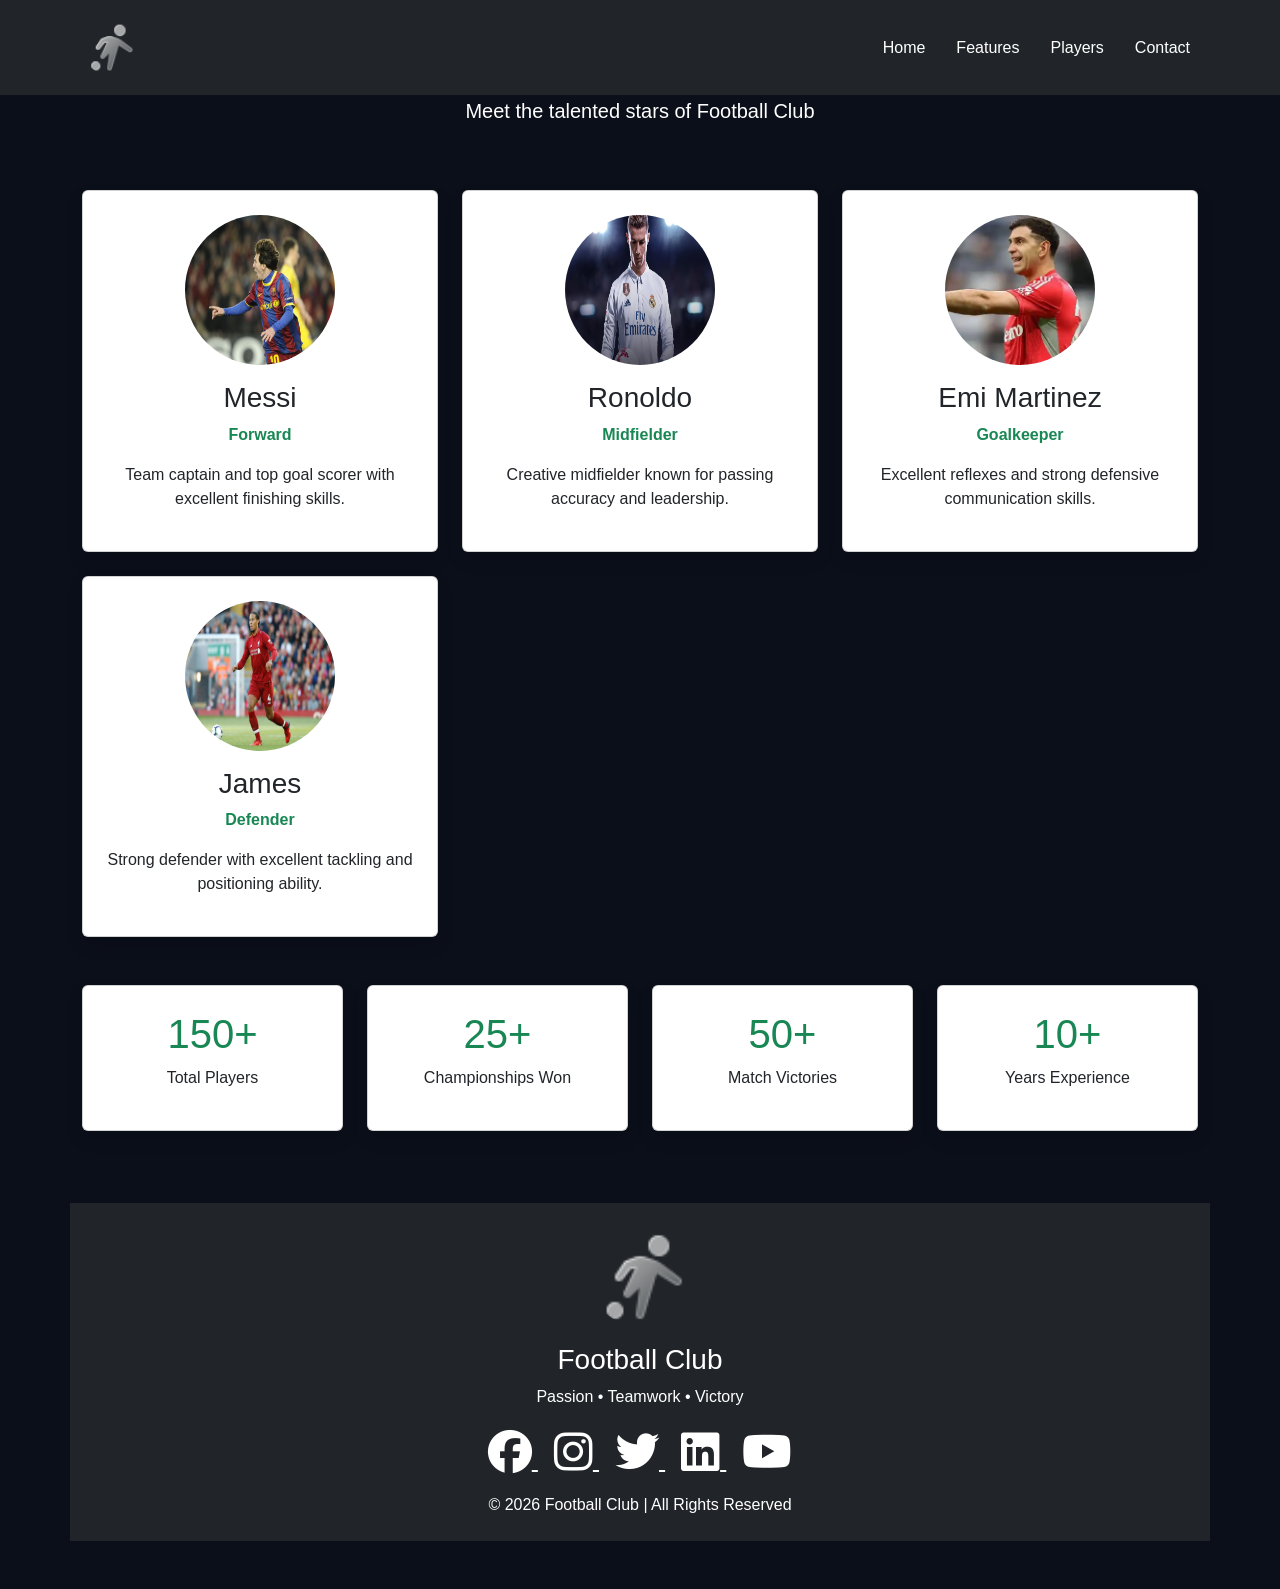
<file: players.html>
<!DOCTYPE html>
<html lang="en">
<head>
  <meta charset="UTF-8">
  <meta name="viewport" content="width=device-width, initial-scale=1.0">
  <title> Football Club</title>
  <link rel="icon" href="logo1.jpg">
  <link
    href="https://cdn.jsdelivr.net/npm/bootstrap@5.3.3/dist/css/bootstrap.min.css"
    rel="stylesheet"
  >
  <link
    rel="stylesheet"
    href="https://cdnjs.cloudflare.com/ajax/libs/font-awesome/6.5.1/css/all.min.css"
  >
  <link rel="stylesheet" href="style.css">
</head>
<body>

<nav class="navbar navbar-expand-lg navbar-dark bg-dark fixed-top">
  <div class="container">
    <a class="navbar-brand d-flex align-items-center" href="index.html">
      <img src="logo1.jpg" alt="Logo" class="logo">
</a>

    <button
      class="navbar-toggler"
      type="button"
      data-bs-toggle="collapse"
      data-bs-target="#menu"
    >
      <span class="navbar-toggler-icon"></span>
    </button>

    <div class="collapse navbar-collapse" id="menu">

      <ul class="navbar-nav ms-auto">

        <li class="nav-item">
          <a class="nav-link" href="index.html">Home</a>
        </li>
        <li class="nav-item">
          <a class="nav-link" href="features.html">Features</a>
        </li>
        <li class="nav-item">
          <a class="nav-link active" href="players.html">Players</a>
        </li>
        <li class="nav-item">
          <a class="nav-link" href="contact.html">Contact</a>
        </li>
      </ul>
    </div>
  </div>
</nav>

<section class="players-hero d-flex align-items-center text-center text-white">

  <div class="container">

    <h1 class="display- fw-bold">
      Our Players 
    </h1>

    <p class="lead mt-5">
      Meet the talented stars of Football Club
    </p>
  </div>
</section>

<section class="container py-5">
  <div class="row g-4">
    <div class="col-md-4">
      <div class="card shadow text-center p-4 h-100">
        <img src="messi.jpg"
          class="rounded-circle mx-auto mb-3"
          width="150"
          height="150"
          alt="Player">
          <h3>Messi</h3>
          <p class="text-success fw-bold">
          Forward
        </p>
        <p>
          Team captain and top goal scorer with excellent finishing skills.
        </p>
      </div>
    </div>
    <div class="col-md-4">
      <div class="card shadow text-center p-4 h-100">
        <img
          src="ronoldo.jpg"
          class="rounded-circle mx-auto mb-3"
          width="150"
          height="150"
          alt="Player" >
        <h3>Ronoldo</h3>
        <p class="text-success fw-bold">
          Midfielder
        </p>
        <p>
          Creative midfielder known for passing accuracy and leadership.
        </p>
      </div>
    </div>
    <div class="col-md-4">
      <div class="card shadow text-center p-4 h-100">
        <img
          src="marti.jpg"
          class="rounded-circle mx-auto mb-3"
          width="150"
          height="150"
          alt="Player">
        <h3>Emi Martinez</h3>
        <p class="text-success fw-bold">
          Goalkeeper
        </p>
        <p>
          Excellent reflexes and strong defensive communication skills.
        </p>
      </div>
    </div>
    <div class="col-md-4">
      <div class="card shadow text-center p-4 h-100">
        <img src="def.jpg"
          class="rounded-circle mx-auto mb-3"
          width="150"
          height="150"
          alt="Player">
        <h3>James</h3>
        <p class="text-success fw-bold">
          Defender
        </p>
        <p>
          Strong defender with excellent tackling and positioning ability.
        </p>
      </div>
    </div>
   
   
<section class="container py-5">
  <div class="row g-4">
    <div class="col-md-3">
      <div class="card text-center p-4 shadow">
        <h1 class="text-success">
          150+
        </h1>
        <p>Total Players</p>
      </div>
    </div>
    <div class="col-md-3">
      <div class="card text-center p-4 shadow">
        <h1 class="text-success">
          25+
        </h1>
        <p>Championships Won</p>
      </div>
    </div>
    <div class="col-md-3">
      <div class="card text-center p-4 shadow">
        <h1 class="text-success">
          50+
        </h1>
        <p>Match Victories</p>
      </div>
    </div>
    <div class="col-md-3">
      <div class="card text-center p-4 shadow">
        <h1 class="text-success">
          10+
        </h1>
        <p>Years Experience</p>
      </div>
    </div>
  </div>
</section>

<footer class="bg-dark text-center text-white py-4">

  <img src="logo1.jpg" alt="Logo" class="footer-logo mb-3">
  <h3>
    Football Club 
  </h3>
  <p>
    Passion • Teamwork • Victory
  </p>
  <div class="social-icons mb-3">
    <a href="#" class="text-white mx-2">
      <i class="fab fa-facebook fa-2x"></i>
    </a>
    <a href="#" class="text-white mx-2">
      <i class="fab fa-instagram fa-2x"></i>
    </a>
    <a href="#" class="text-white mx-2">
      <i class="fab fa-twitter fa-2x"></i>
    </a>
<a href="#" class="text-white mx-2">
<i class="fab fa-linkedin fa-2x"></i>
</a>
<a href="#" class="text-white mx-2">
<i class="fab fa-youtube fa-2x"></i></a>
</div>
<p class="mb-0">© 2026 Football Club | All Rights Reserved</p>
</footer>
<script src="https://cdn.jsdelivr.net/npm/bootstrap@5.3.3/dist/js/bootstrap.bundle.min.js"></script>
<script src="script.js"></script>
</body>
</html>
</file>
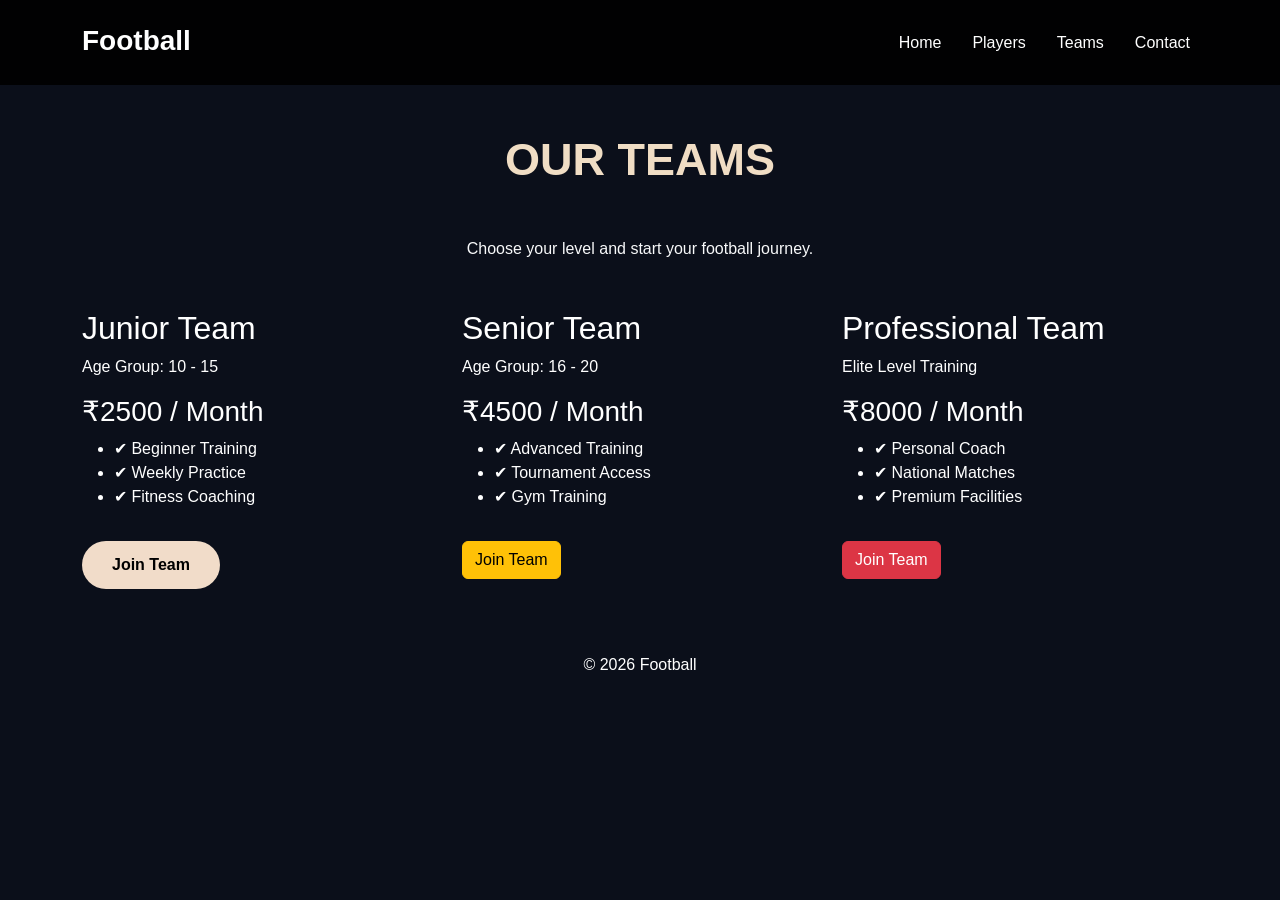
<file: teams.html>
<!DOCTYPE html>
<html lang="en">

<head>

  <meta charset="UTF-8">

  <meta name="viewport"
  content="width=device-width, initial-scale=1.0">

  <title>Teams</title>

  <!-- Bootstrap CSS -->
  <link href="https://cdn.jsdelivr.net/npm/bootstrap@5.3.3/dist/css/bootstrap.min.css"
  rel="stylesheet">

  <!-- CSS -->
  <link rel="stylesheet"
  href="style.css">

</head>

<body>

  <!-- Navbar -->
  <nav class="navbar navbar-expand-lg navbar-dark">

    <div class="container">

      <a class="navbar-brand fw-bold logo"
      href="index.html">

         Football

      </a>

      <button class="navbar-toggler"
      data-bs-toggle="collapse"
      data-bs-target="#menu">

        <span class="navbar-toggler-icon"></span>

      </button>

      <div class="collapse navbar-collapse"
      id="menu">

        <ul class="navbar-nav ms-auto">

          <li class="nav-item">

            <a class="nav-link"
            href="index.html">

              Home

            </a>

          </li>

          <li class="nav-item">

            <a class="nav-link"
            href="players.html">

              Players

            </a>

          </li>

          <li class="nav-item">

            <a class="nav-link active"
            href="teams.html">

              Teams

            </a>

          </li>

          <li class="nav-item">

            <a class="nav-link"
            href="contact.html">

              Contact

            </a>

          </li>

        </ul>

      </div>

    </div>

  </nav>

  <!-- Teams Section -->
  <section class="team-section py-5">

    <div class="container">

      <h1 class="section-title text-center">

        Our Teams

      </h1>

      <p class="text-center text-light mb-5">

        Choose your level and start
        your football journey.

      </p>

      <div class="row g-4">

        <!-- Junior Team -->
        <div class="col-md-4">

          <div class="team-card">

            <h2>
              Junior Team
            </h2>

            <p>
              Age Group: 10 - 15
            </p>

            <h3>
              ₹2500 / Month
            </h3>

            <ul class="team-list">

              <li>
                ✔ Beginner Training
              </li>

              <li>
                ✔ Weekly Practice
              </li>

              <li>
                ✔ Fitness Coaching
              </li>

            </ul>

            <button class="btn btn-success mt-3">

              Join Team

            </button>

          </div>

        </div>

        <!-- Senior Team -->
        <div class="col-md-4">

          <div class="team-card">

            <h2>
              Senior Team
            </h2>

            <p>
              Age Group: 16 - 20
            </p>

            <h3>
              ₹4500 / Month
            </h3>

            <ul class="team-list">

              <li>
                ✔ Advanced Training
              </li>

              <li>
                ✔ Tournament Access
              </li>

              <li>
                ✔ Gym Training
              </li>

            </ul>

            <button class="btn btn-warning mt-3">

              Join Team

            </button>

          </div>

        </div>

        <!-- Professional Team -->
        <div class="col-md-4">

          <div class="team-card">

            <h2>
              Professional Team
            </h2>

            <p>
              Elite Level Training
            </p>

            <h3>
              ₹8000 / Month
            </h3>

            <ul class="team-list">

              <li>
                ✔ Personal Coach
              </li>

              <li>
                ✔ National Matches
              </li>

              <li>
                ✔ Premium Facilities
              </li>

            </ul>

            <button class="btn btn-danger mt-3">

              Join Team

            </button>

          </div>

        </div>

      </div>

    </div>

  </section>

  <!-- Footer -->
  <footer class="text-center p-3">

    <p>
      © 2026  Football
    </p>

  </footer>

  <!-- Bootstrap JS -->
  <script src="https://cdn.jsdelivr.net/npm/bootstrap@5.3.3/dist/js/bootstrap.bundle.min.js"></script>

</body>

</html>
</file>
<file: style.css>
*{
  margin:0;
  padding:0;
  box-sizing:border-box;
}

body{
  font-family:Arial, sans-serif;
  background:#0d1117;
  color:white;
  overflow-x:hidden;
}

.navbar{
  background:rgba(0,0,0,0.7);
  backdrop-filter:blur(8px);
  padding:15px 0;
}

.logo{
  width:55px;
  height:55px;
  border-radius:50%;
  object-fit:cover;
  margin-right:10px;
}

.navbar-brand{
  font-size:28px;
  font-weight:bold;
  color:#ecdaca !important;
}

.nav-link{
  color:rgb(243, 199, 199) !important;
  margin-left:20px;
  transition:0.3s;
  font-weight:500;
}

.nav-link:hover{
  color:#e7eeeb !important;
}

.carousel{
  position:relative;
}

.slider-img{
  height:100vh;
  object-fit:cover;
  filter:brightness(50%);
}

.carousel-caption{
  bottom:35%;
}

.carousel-caption h1{
  font-size:80px;
  font-weight:bold;
  text-transform:uppercase;
  color:#f0ddc4;
  animation:slideDown 1s ease;
}

.carousel-caption p{
  font-size:24px;
  margin-top:15px;
  animation:fadeIn 2s ease;
}

.carousel-control-prev-icon,
.carousel-control-next-icon{
  background-color:#f0eeea;
  border-radius:50%;
  padding:25px;
}

.carousel-indicators button{
  width:12px !important;
  height:12px !important;
  border-radius:30%;
  background:#e6e2db !important;
}

.about-section{
  padding:100px 0;
}

.section-title{
  font-size:45px;
  font-weight:bold;
  margin-bottom:30px;
  color:#f0ddc4;
  text-transform:uppercase;
}

.about-section p{
  line-height:1.9;
  margin-top:20px;
  color:#dcdcdc;
  font-size:17px;
}

.about-img{
  border-radius:20px;
  margin-top:20px;
  transition:0.4s;
  box-shadow:0 5px 20px rgba(0,0,0,0.4);
}
.about-img{
  width:500px;      /* increase width */
  height:300px;     /* increase height */
  object-fit:cover;

  border-radius:20px;
  margin-top:20px;
  transition:0.4s;
  box-shadow:0 5px 20px rgba(0,0,0,0.4);
}


.about-img:hover{
  transform:scale(1.03);
}


.btn-success{
  background:#f1dcc9;
  border:none;
  color:black;
  padding:12px 30px;
  font-weight:bold;
  border-radius:30px;
  transition:0.3s;
}

.btn-success:hover{
  background:white;
  color:black;
}


.section{
  padding:100px 0;
}

.custom-card{
  background:#161b22;
  padding:40px 30px;
  border-radius:20px;
  text-align:center;
  transition:0.4s;
  height:100%;
  border:1px solid transparent;
}

.custom-card:hover{
  transform:translateY(-10px);
  border:1px solid #f1dcc9;
  box-shadow:0 10px 30px rgba(241, 220, 201, 0.2);
}

.icon{
  font-size:50px;
  color:#f1dcc9;
  margin-bottom:20px;
}

.custom-card h3{
  margin-bottom:15px;
  font-size:28px;
}

.custom-card p{
  color:#cfcfcf;
  line-height:1.8;
}

.stats{
  background:url('stadium.jpg');
  background-size:cover;
  background-position:center;
  position:relative;
  padding:100px 0;
}

.stats::before{
  content:"";
  position:absolute;
  top:0;
  left:0;
  width:100%;
  height:100%;
  background:rgba(0,0,0,0.7);
}

.stats .container{
  position:relative;
  z-index:1;
}

.stats h2{
  font-size:70px;
  color:#ece5d9;
  font-weight:bold;
}

.stats p{
  font-size:22px;
  margin-top:10px;
}

.footer{
  background:#000;
  text-align:center;
  padding:60px 20px;
}

.footer-logo{
  width:100px;
  height:100px;
  border-radius:50%;
  object-fit:cover;
}

.footer h3{
  font-size:35px;
  color:#f7ebd8;
  margin-top:20px;
}

.footer p{
  color:#ccc;
}

.social-icons a{
  transition:0.3s;
}

.social-icons a:hover{
  color:#f1dcc9 !important;
  transform:translateY(-5px);
}

@keyframes slideDown{
  from{
    transform:translateY(-50px);
    opacity:0;
  }

  to{
    transform:translateY(0);
    opacity:1;
  }
}

@keyframes fadeIn{
  from{
    opacity:0;
  }

  to{
    opacity:1;
  }
}

@media(max-width:992px){

  .carousel-caption h1{
    font-size:55px;
  }

  .carousel-caption p{
    font-size:18px;
  }

  .section-title{
    font-size:35px;
  }

}

@media(max-width:768px){

  .slider-img{
    height:80vh;
  }

  .carousel-caption{
    bottom:25%;
  }

  .carousel-caption h1{
    font-size:38px;
  }

  .carousel-caption p{
    font-size:16px;
  }

  .stats h2{
    font-size:45px;
  }

  .stats p{
    font-size:18px;
  }

  .custom-card{
    margin-bottom:20px;
  }

}

body{
  background: #0b0f1a;
  font-family: Arial, sans-serif;
  color: white;
}

.navbar{
  background: rgba(0,0,0,0.9);
  padding: 15px 0;
}

.navbar-brand{
  color: white !important;
  font-size: 28px;
  font-weight: bold;
}

.nav-link{
  color: white !important;
  margin-left: 15px;
  transition: 0.3s;
}

.nav-link:hover{
  color: #f1ddc9 !important;
}


.contact-hero{
  height: 50vh;
  background:
  linear-gradient(rgba(0,0,0,0.7),
  rgba(0,0,0,0.7)),
  url("stadium.jpg");

  background-size: cover;
  background-position: center;

  display: flex;
  justify-content: center;
  align-items: center;
  text-align: center;
}

.contact-hero h1{
  font-size: 60px;
  font-weight: bold;
}

.contact-hero p{
  font-size: 20px;
  color: #f1efef;
}


.contact-section{
  padding: 80px 0;
}

.contact-box{
  background: #111827;
  padding: 40px;
  border-radius: 20px;
  box-shadow: 0 0 20px rgba(0,0,0,0.4);
}

.contact-title{
  font-size: 40px;
  margin-bottom: 20px;
  color: #f3f1da;
}

.contact-text{
  color: #ccc;
  line-height: 1.8;
}

/* Form */

.contact-form input,
.contact-form textarea{
  width: 100%;
  padding: 15px;
  margin-top: 20px;
  border: none;
  border-radius: 10px;
  background: #1f2937;
  color: rgb(202, 111, 32);
}

.contact-form input:focus,
.contact-form textarea:focus{
  outline: none;
  border: 2px solid #e4c92e;
}

.contact-form button{
  margin-top: 20px;
  padding: 15px 35px;
  border: none;
  border-radius: 10px;
  background: #e5e6bc;
  color: white;
  font-size: 18px;
  transition: 0.3s;
}

.contact-form button:hover{
  background: #beca17;
}

/* Contact Info */

.contact-info{
  margin-top: 40px;
}

.contact-info h4{
  color: #e99d11;
  margin-bottom: 10px;
}

.contact-info p{
  color: #ddd;
}

/* Social Icons */

.social-icons{
  margin-top: 20px;
}

.social-icons a{
  color: white;
  font-size: 24px;
  margin-right: 15px;
  transition: 0.3s;
}

.social-icons a:hover{
  color: #eeecce;
}

/* Footer */

.footer{
  background: black;
  text-align: center;
  padding: 30px 0;
  margin-top: 50px;
}

.footer p{
  color: #aaa;
}

/* Responsive */

@media(max-width:768px){

  .contact-hero h1{
    font-size: 40px;
  }

  .contact-box{
    padding: 25px;
  }

}
/* ================= FIXTURES SECTION ================= */

.fixtures-section{
  padding:80px 0;
}

.fixtures-text{
  text-align:center;
  max-width:800px;
  margin:auto;
  color:#666;
  margin-bottom:50px;
}

.fixture-card{
  background:#111;
  color:white;
  border-radius:15px;
  padding:25px;
  margin-bottom:30px;

  display:flex;
  justify-content:space-between;
  align-items:center;

  transition:0.4s;
  border:2px solid transparent;
}

.fixture-card:hover{
  transform:translateY(-5px);
  border-color:#28a745;
}

.fixture-team{
  text-align:center;
  width:30%;
}

.fixture-team img{
  width:90px;
  height:90px;
  object-fit:cover;
  border-radius:50%;
  margin-bottom:10px;
}

.fixture-team h3{
  font-size:24px;
  margin-top:10px;
}

.fixture-center{
  text-align:center;
  width:40%;
}

.fixture-center h2{
  color:#28a745;
  font-size:40px;
  margin:10px 0;
}

.fixture-date{
  background:#28a745;
  padding:8px 18px;
  border-radius:30px;
  font-size:14px;
  font-weight:bold;
}

.fixture-center p{
  margin-top:10px;
  color:#ccc;
}

/* MOBILE */

@media(max-width:768px){

  .fixture-card{
    flex-direction:column;
    gap:20px;
  }

  .fixture-team,
  .fixture-center{
    width:100%;
  }

}
/* ================= FEATURES PAGE ================= */

body{
  background:#0b0f1a;
  font-family:Arial, sans-serif;
  color:white;
}

/* Navbar */

.navbar{
  background:rgba(0,0,0,0.9);
  padding:15px 0;
}

.navbar-brand{
  font-size:28px;
  font-weight:bold;
  color:white !important;
}

.nav-link{
  color:white !important;
  margin-left:15px;
  transition:0.3s;
}

.nav-link:hover{
  color:#b7d8be !important;
}

/* Hero Section */

.features-hero{
  height:55vh;

  background:
  linear-gradient(rgba(0,0,0,0.7),
  rgba(0,0,0,0.7)),
  url("stadium.jpg");

  background-size:cover;
  background-position:center;

  display:flex;
  justify-content:center;
  align-items:center;
  text-align:center;
}

.features-hero h1{
  font-size:65px;
  font-weight:bold;
}

.features-hero p{
  color:#ddd;
  font-size:20px;
}

/* Main Features */

.features-section{
  padding:80px 0;
}

.section-title{
  text-align:center;
  font-size:45px;
  margin-bottom:50px;
  font-weight:bold;
}

/* Feature Cards */
.feature-card{
  background:#e98f8f;
  padding:35px;
  border-radius:20px;
  text-align:center;
  transition:0.4s;
  height:100%;
  border:2px solid transparent;
}

.feature-card:hover{
  transform:translateY(-10px);
  border-color:#e6dcc6;
}

.feature-icon{
  font-size:60px;
  color:#df6332;
  margin-bottom:20px;
}


.feature-card h3{
  margin-bottom:15px;
  font-size:28px;
  color:#111827;
}

.feature-card p{
  color:#df1a1a;
  line-height:1.8;
}

/* Training Section */

.training-section{
  padding:80px 0;
}

.training-img{
  border-radius:20px;
  width:100%;
}

.training-content h2{
  font-size:45px;
  margin-bottom:25px;
}

.training-content p{
  color:#ccc;
  line-height:1.9;
}

/* Stats */

.stats-section{
  background:#111;
  padding:80px 0;
}

.stat-box{
  text-align:center;
}

.stat-box h1{
  color:#f1e3d2;
  font-size:60px;
  font-weight:bold;
}

.stat-box p{
  color:#ddd;
  font-size:20px;
}

/* Why Choose Us */

.choose-section{
  padding:80px 0;
}

.choose-box{
  background:#111827;
  padding:30px;
  border-radius:20px;
  transition:0.4s;
}

.choose-box:hover{
  transform:translateY(-8px);
}

.choose-box h3{
  color:#eee3c5;
  margin-bottom:15px;
}

.choose-box p{
  color:#ccc;
  line-height:1.8;
}

/* Footer */

.footer{
  background:black;
  text-align:center;
  padding:40px 0;
  margin-top:60px;
}

.footer-logo{
  width:100px;
  border-radius:50%;
}

.footer p{
  color:#aaa;
}

.social-icons a{
  color:white;
  font-size:22px;
  margin:0 10px;
  transition:0.3s;
}

.social-icons a:hover{
  color:#28a745;
}

/* Responsive */

@media(max-width:768px){

  .features-hero h1{
    font-size:42px;
  }

  .section-title{
    font-size:35px;
  }

  .training-content{
    margin-top:30px;
  }

}
</file>
